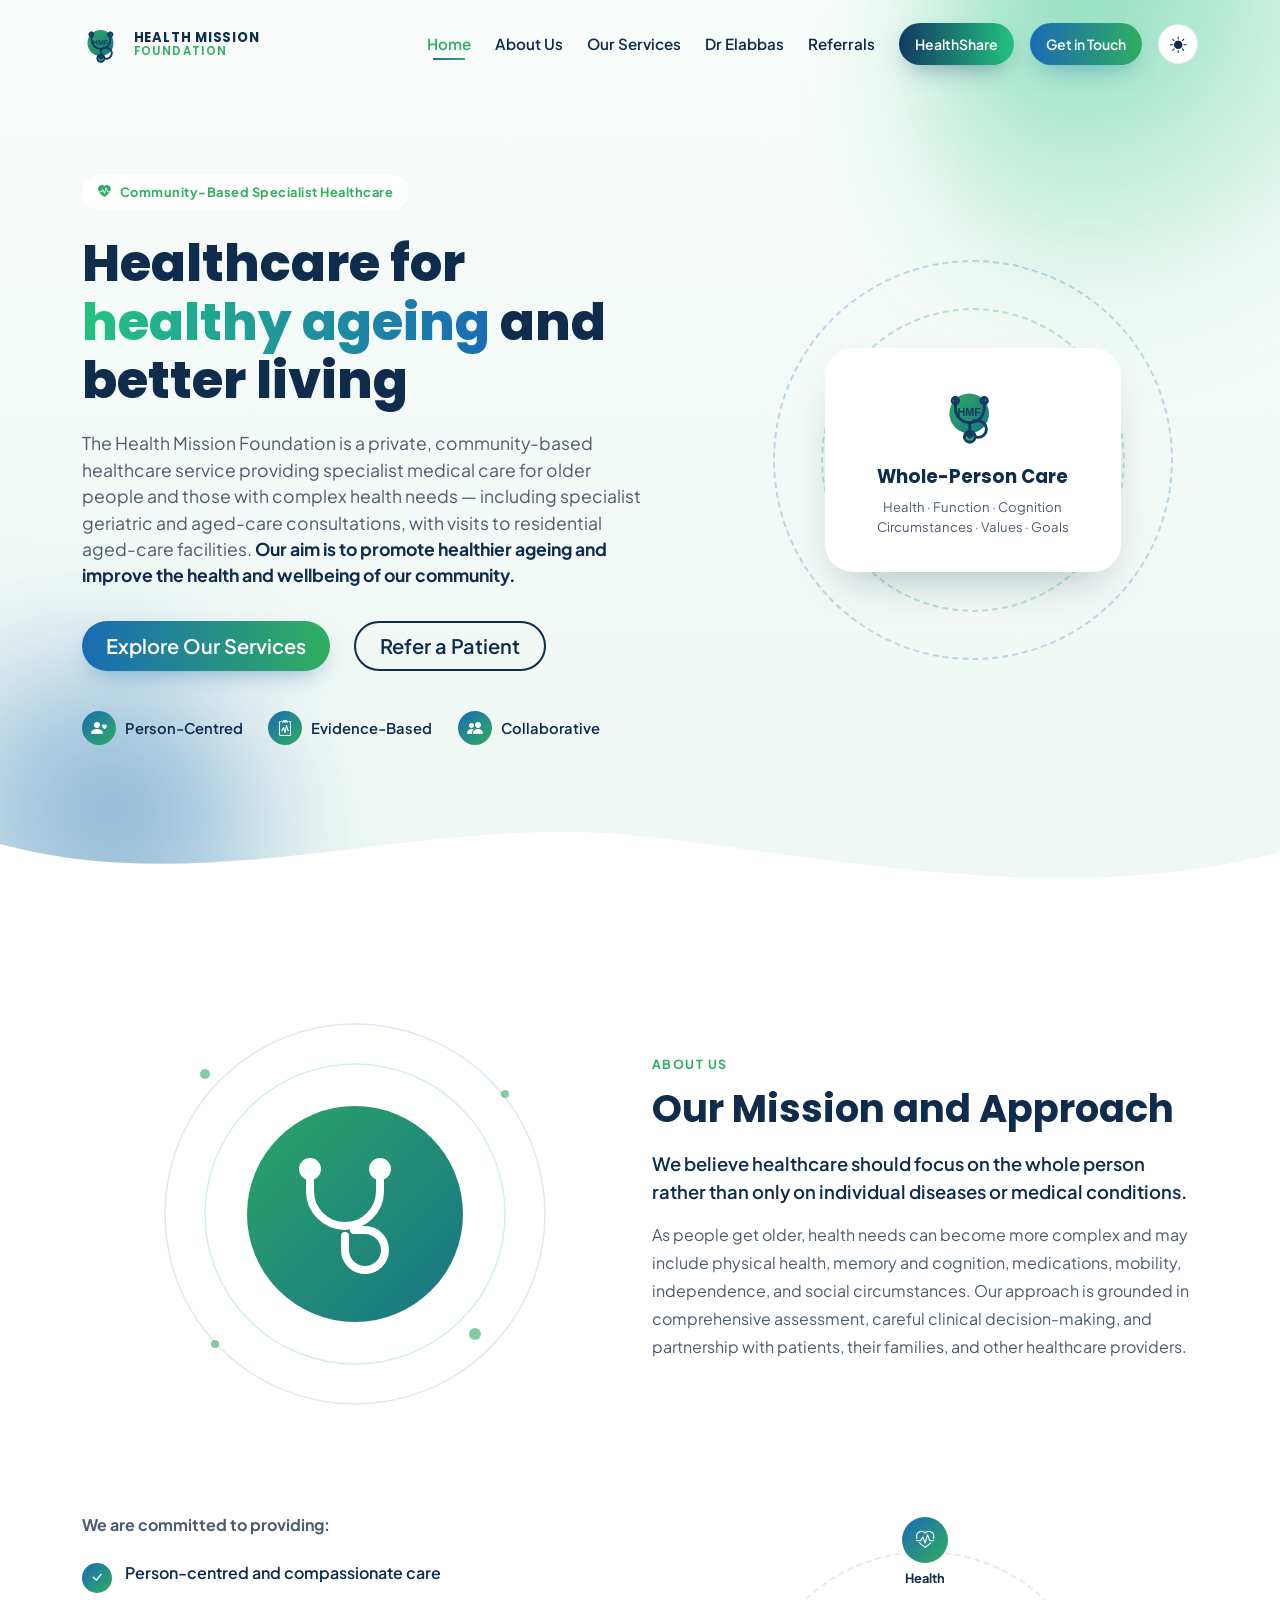
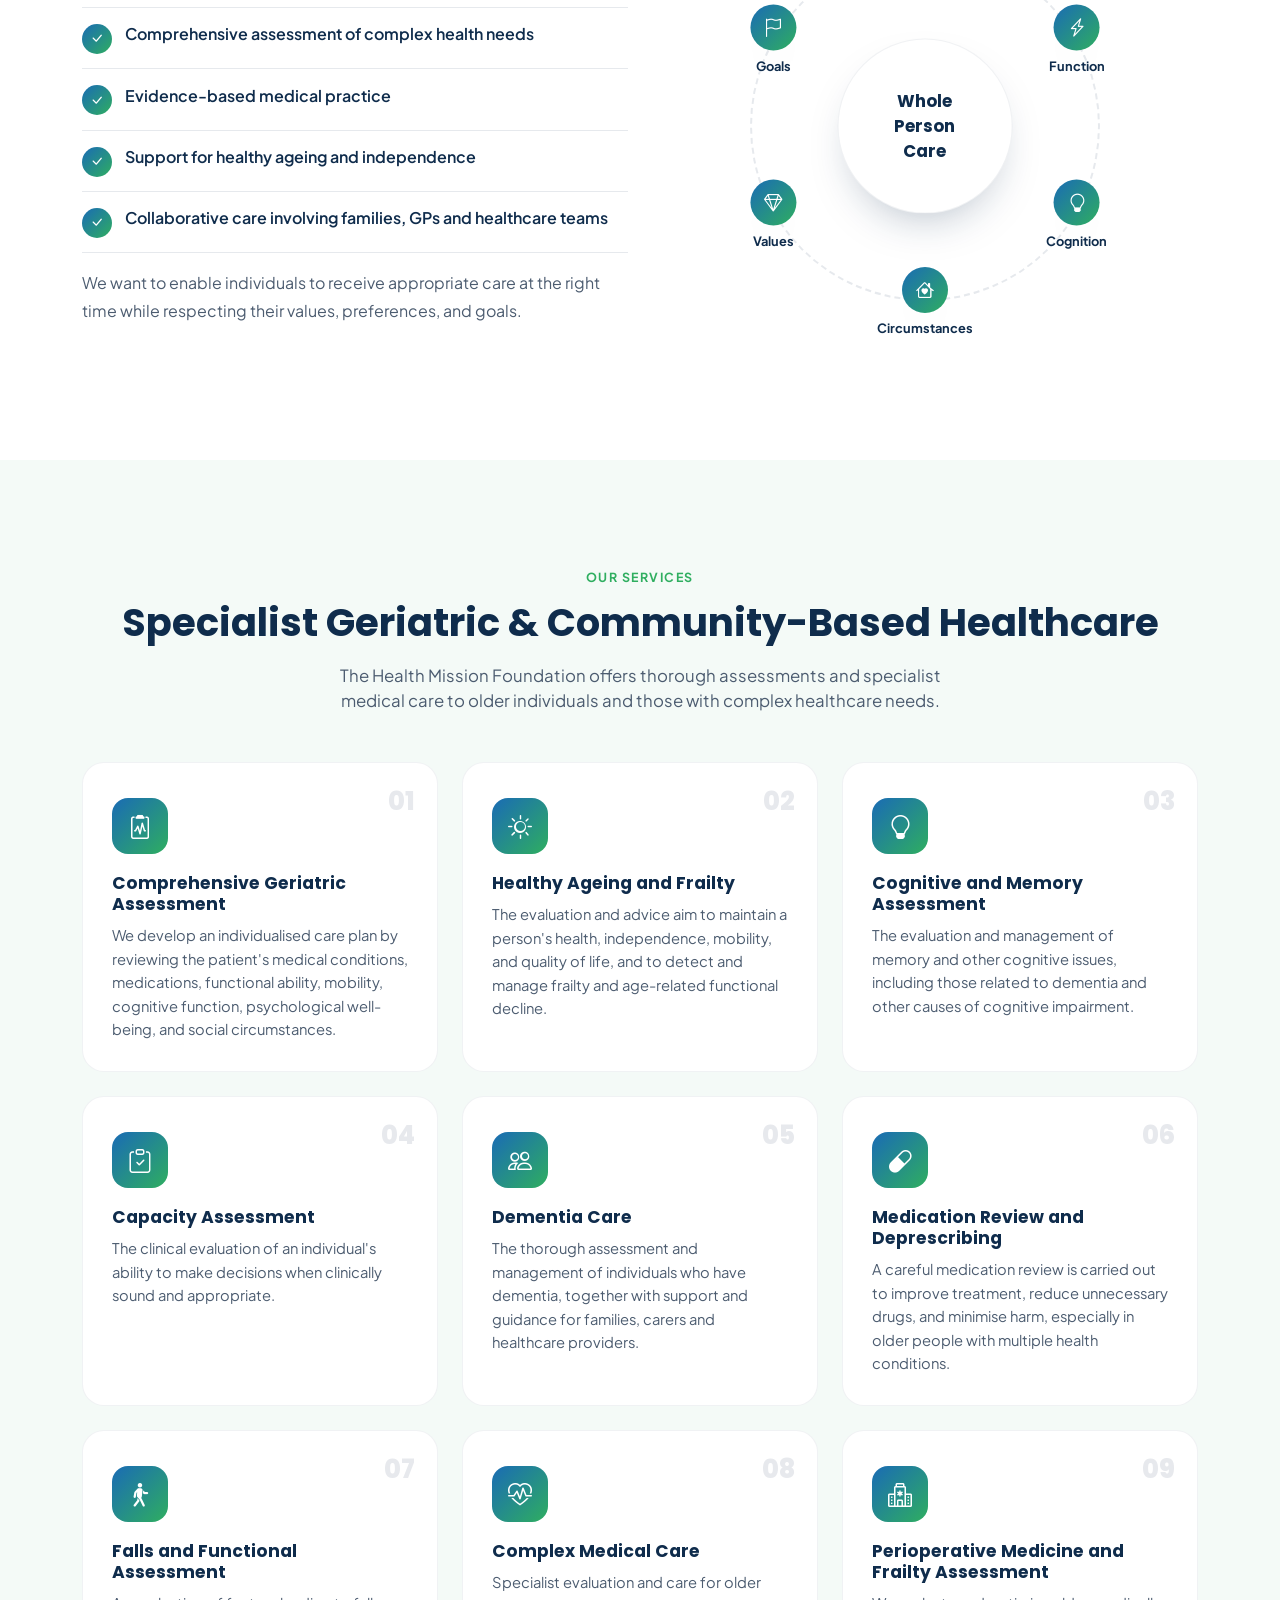
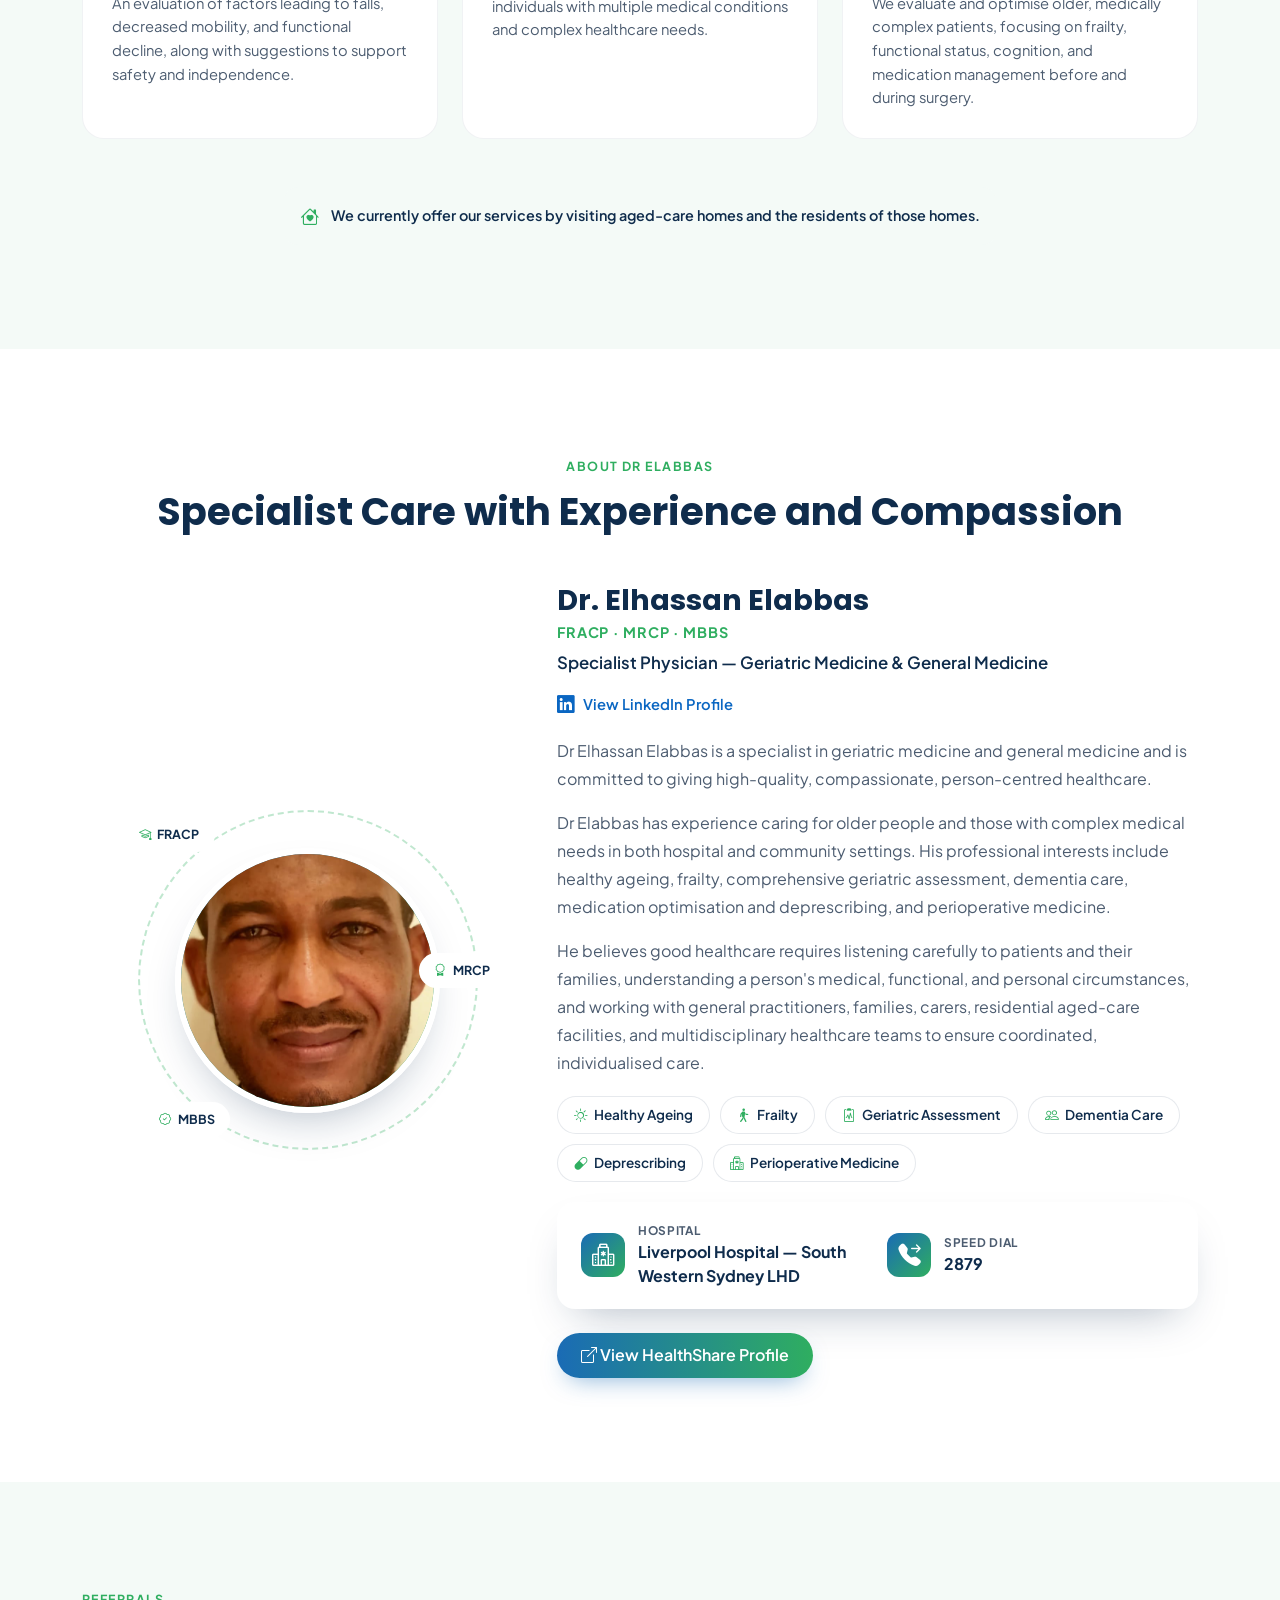
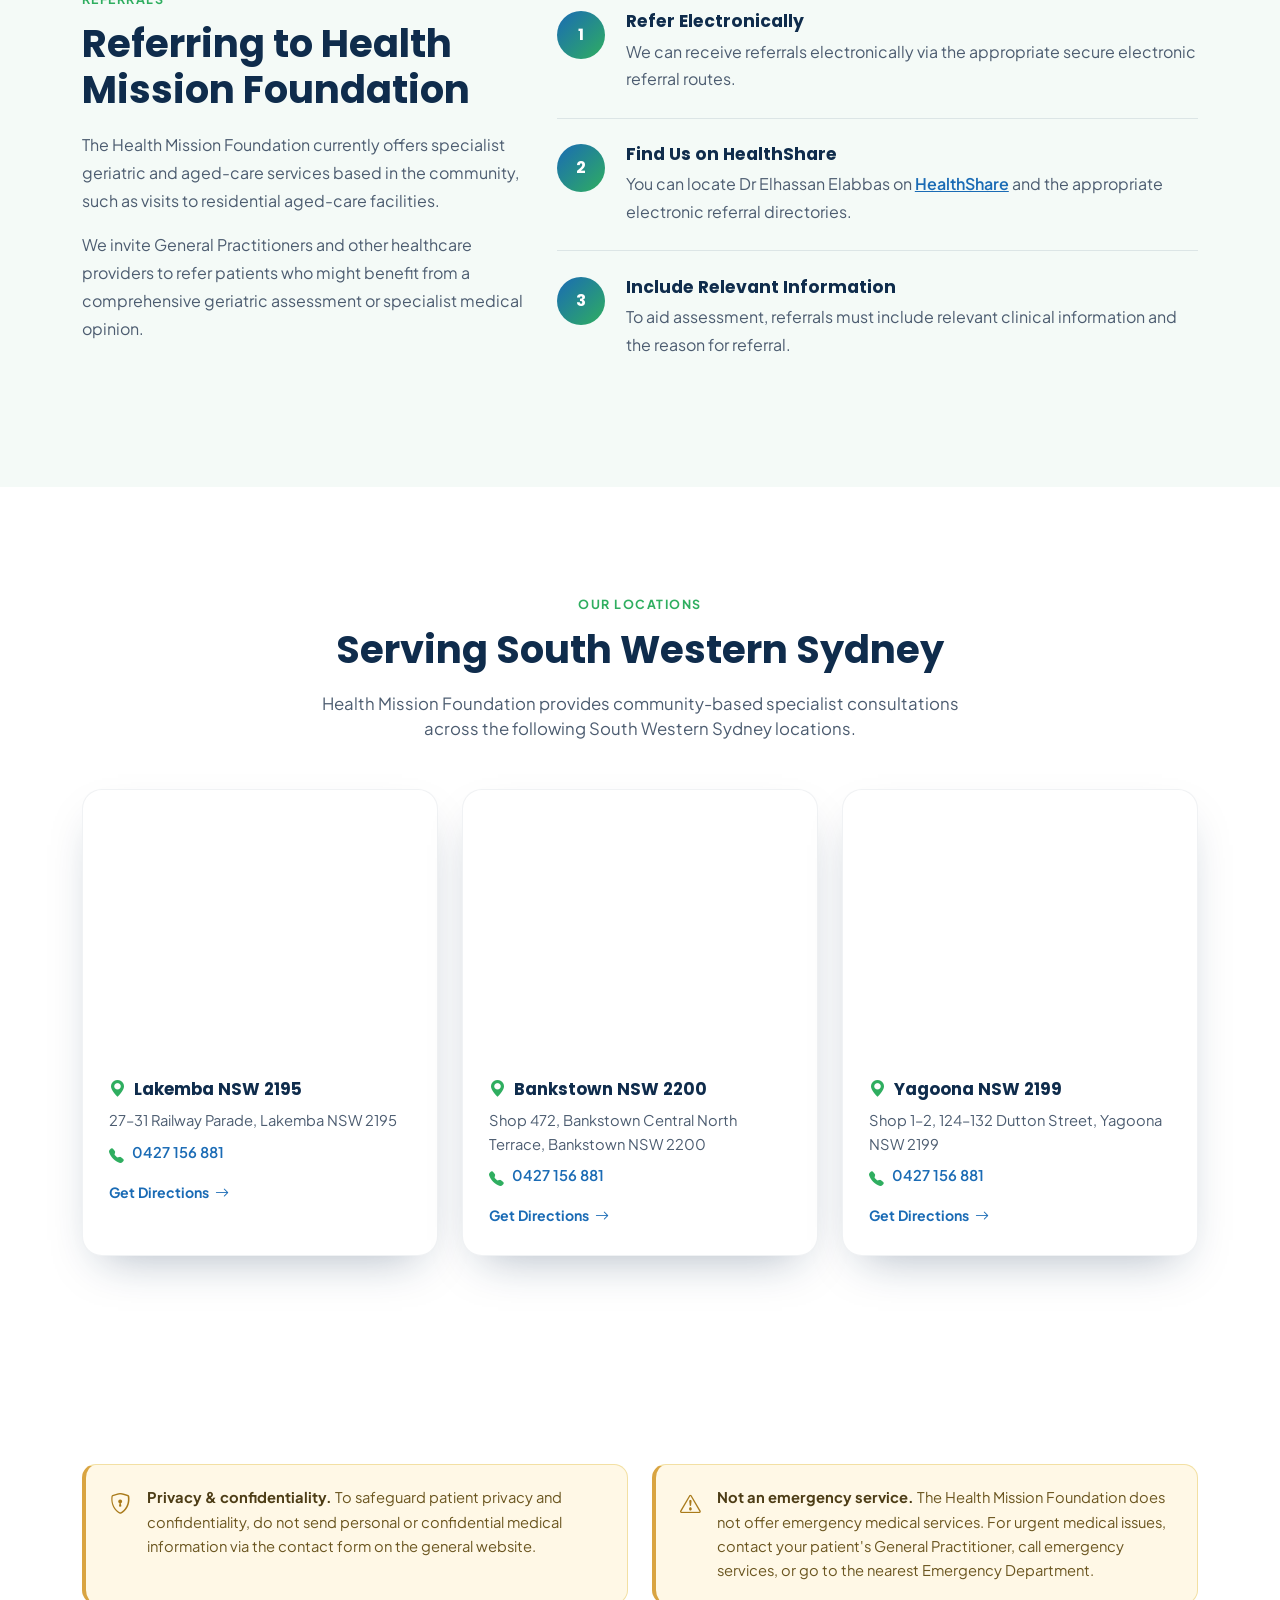
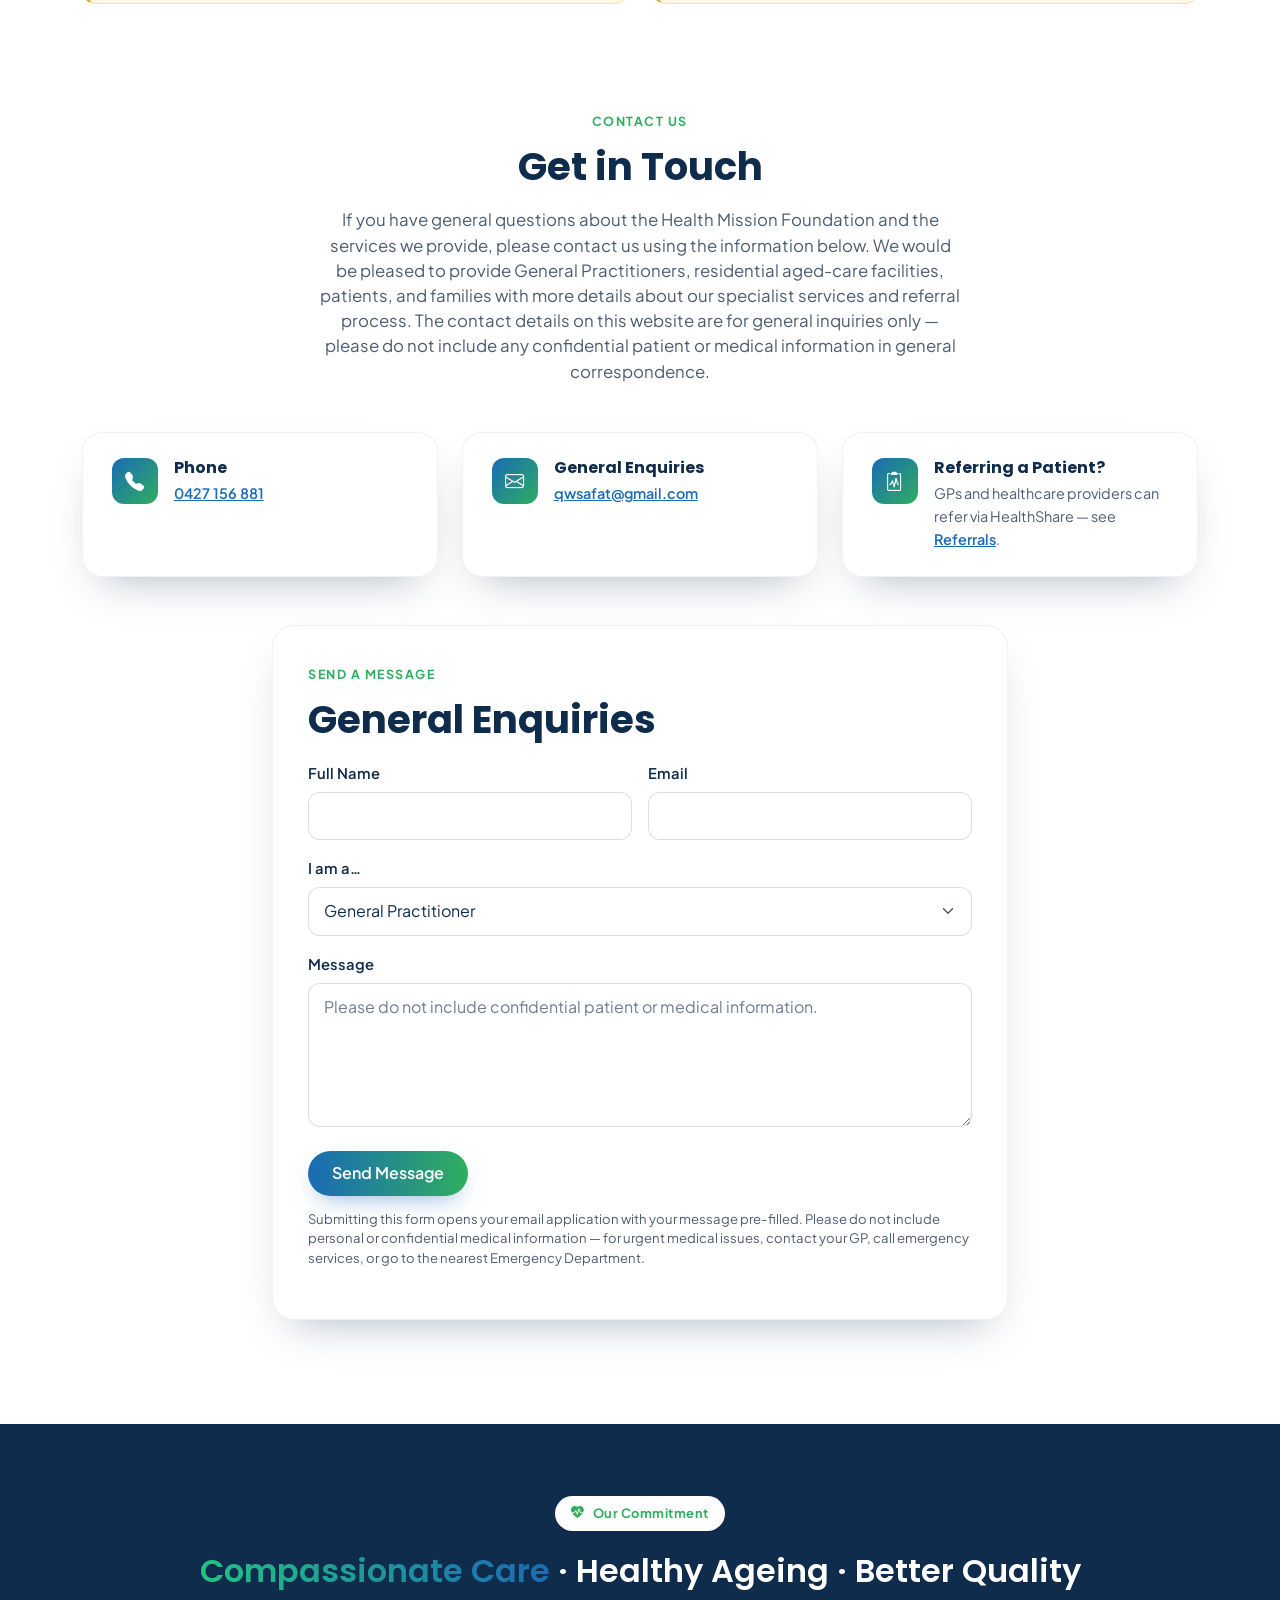
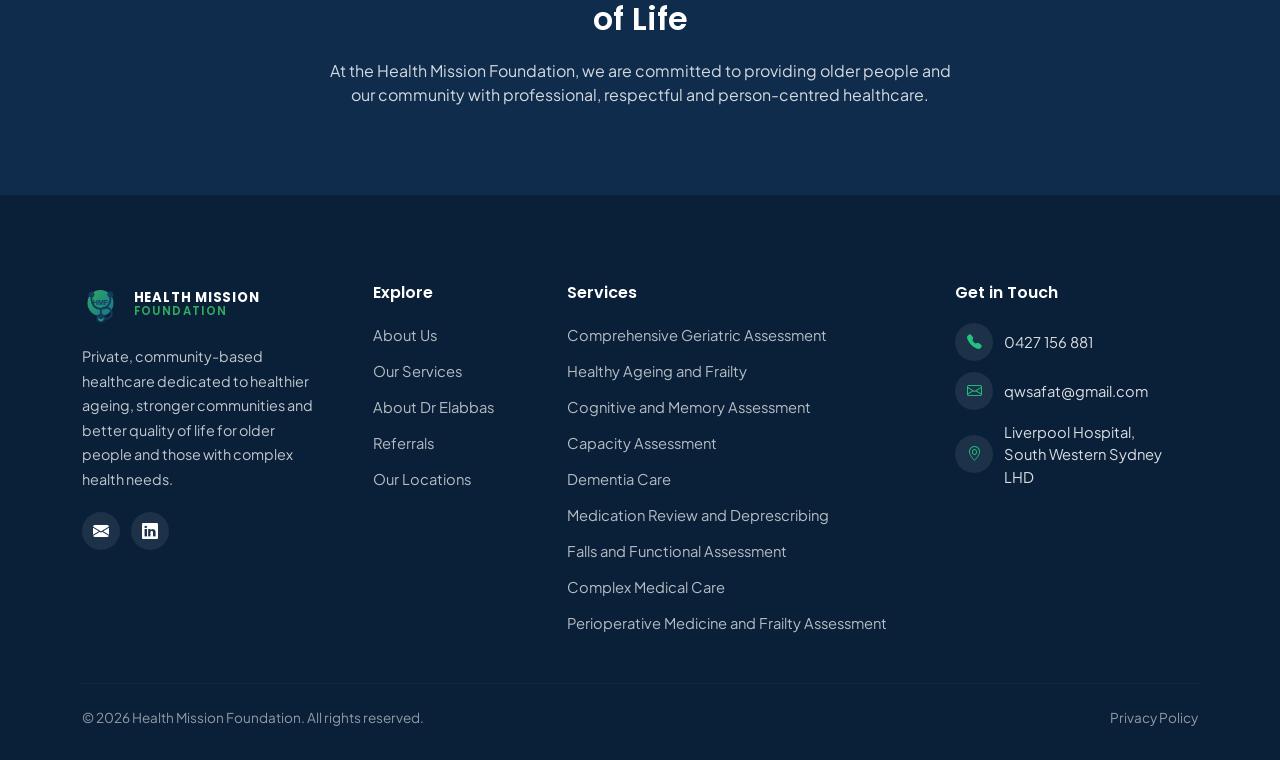
<file: index.html>
<!DOCTYPE html>
<html lang="en-AU">
<head>
<meta charset="UTF-8">
<meta name="viewport" content="width=device-width, initial-scale=1.0">
<script>
  (function () {
    var stored = localStorage.getItem('hmf-theme');
    var theme = stored || (window.matchMedia('(prefers-color-scheme: dark)').matches ? 'dark' : 'light');
    document.documentElement.setAttribute('data-theme', theme);
  })();
</script>
<title>Health Mission Foundation | Geriatric &amp; Aged-Care Specialist, South Western Sydney</title>
<meta name="description" content="Private, community-based specialist geriatric and general medicine care in South Western Sydney NSW. Comprehensive geriatric assessment, dementia care, falls &amp; frailty assessment, and more.">
<meta name="robots" content="index, follow">
<meta name="theme-color" content="#0f2c4c">

<!-- NOTE: this is a placeholder domain — replace every occurrence below (canonical, og:url, og:image, twitter:image, JSON-LD "url") with the real live domain once the site is deployed -->
<link rel="canonical" href="https://www.healthmissionfoundation.com.au/">

<!-- Social share previews (Open Graph / Twitter Card) -->
<meta property="og:type" content="website">
<meta property="og:site_name" content="Health Mission Foundation">
<meta property="og:title" content="Health Mission Foundation | Specialist Healthcare for Healthy Ageing">
<meta property="og:description" content="Private, community-based specialist geriatric and aged-care healthcare for older people and those with complex health needs.">
<meta property="og:image" content="https://www.healthmissionfoundation.com.au/assets/og-image.png">
<meta property="og:url" content="https://www.healthmissionfoundation.com.au/">
<meta property="og:locale" content="en_AU">
<meta name="twitter:card" content="summary_large_image">
<meta name="twitter:title" content="Health Mission Foundation | Specialist Healthcare for Healthy Ageing">
<meta name="twitter:description" content="Private, community-based specialist geriatric and aged-care healthcare for older people and those with complex health needs.">
<meta name="twitter:image" content="https://www.healthmissionfoundation.com.au/assets/og-image.png">

<link rel="icon" type="image/svg+xml" href="assets/logo.svg">

<!-- Fonts -->
<link rel="preconnect" href="https://fonts.googleapis.com">
<link href="https://fonts.googleapis.com/css2?family=Poppins:wght@500;600;700;800&family=Plus+Jakarta+Sans:wght@400;500;600;700&display=swap" rel="stylesheet">

<!-- Bootstrap -->
<link href="https://cdn.jsdelivr.net/npm/bootstrap@5.3.3/dist/css/bootstrap.min.css" rel="stylesheet">
<link rel="stylesheet" href="https://cdn.jsdelivr.net/npm/bootstrap-icons@1.11.3/font/bootstrap-icons.css">

<link rel="stylesheet" href="css/style.css">

<!-- Structured data for search engines -->
<script type="application/ld+json">
{
  "@context": "https://schema.org",
  "@type": "MedicalBusiness",
  "name": "Health Mission Foundation",
  "description": "Private, community-based healthcare service providing specialist geriatric and general medicine care for older people and those with complex health needs, including visits to residential aged-care facilities.",
  "url": "https://www.healthmissionfoundation.com.au/",
  "logo": "https://www.healthmissionfoundation.com.au/assets/logo.svg",
  "image": "https://www.healthmissionfoundation.com.au/assets/og-image.png",
  "telephone": "+61427156881",
  "email": "qwsafat@gmail.com",
  "areaServed": {
    "@type": "AdministrativeArea",
    "name": "South Western Sydney, NSW, Australia"
  },
  "location": [
    {
      "@type": "Place",
      "name": "Health Mission Foundation — Lakemba",
      "address": {
        "@type": "PostalAddress",
        "streetAddress": "27-31 Railway Parade",
        "addressLocality": "Lakemba",
        "addressRegion": "NSW",
        "postalCode": "2195",
        "addressCountry": "AU"
      }
    },
    {
      "@type": "Place",
      "name": "Health Mission Foundation — Bankstown",
      "address": {
        "@type": "PostalAddress",
        "streetAddress": "Shop 472, Bankstown Central North Terrace",
        "addressLocality": "Bankstown",
        "addressRegion": "NSW",
        "postalCode": "2200",
        "addressCountry": "AU"
      }
    },
    {
      "@type": "Place",
      "name": "Health Mission Foundation — Yagoona",
      "address": {
        "@type": "PostalAddress",
        "streetAddress": "Shop 1-2, 124-132 Dutton Street",
        "addressLocality": "Yagoona",
        "addressRegion": "NSW",
        "postalCode": "2199",
        "addressCountry": "AU"
      }
    }
  ],
  "medicalSpecialty": "Geriatric",
  "employee": {
    "@type": "Physician",
    "name": "Dr Elhassan Elabbas",
    "honorificPrefix": "Dr",
    "description": "Specialist Physician (Geriatric Medicine & General Medicine) — FRACP, MRCP, MBBS. Practises at Liverpool Hospital, South Western Sydney Local Health District.",
    "medicalSpecialty": ["Geriatric", "General Practice"]
  }
}
</script>
</head>
<body>

<!-- ============ NAVBAR ============ -->
<nav class="navbar navbar-expand-lg fixed-top hmf-navbar" id="hmfNav">
  <div class="container">
    <a class="navbar-brand hmf-brand" href="index.html#top">
      <img src="assets/logo.svg" alt="Health Mission Foundation" class="hmf-brand-mark">
      <span class="hmf-brand-text">
        <span class="hmf-brand-line1">HEALTH MISSION</span>
        <span class="hmf-brand-line2">FOUNDATION</span>
      </span>
    </a>
    <button class="navbar-toggler" type="button" data-bs-toggle="collapse" data-bs-target="#hmfNavLinks" aria-controls="hmfNavLinks" aria-expanded="false" aria-label="Toggle navigation">
      <span class="navbar-toggler-icon"></span>
    </button>
    <div class="collapse navbar-collapse" id="hmfNavLinks">
      <ul class="navbar-nav ms-auto align-items-lg-center gap-lg-2">
        <li class="nav-item"><a class="nav-link" href="index.html#top">Home</a></li>
        <li class="nav-item"><a class="nav-link" href="index.html#about">About Us</a></li>
        <li class="nav-item"><a class="nav-link" href="index.html#services">Our Services</a></li>
        <li class="nav-item"><a class="nav-link" href="index.html#specialist">Dr Elabbas</a></li>
        <li class="nav-item"><a class="nav-link" href="index.html#referrals">Referrals</a></li>
        <li class="nav-item ms-lg-2">
          <a class="btn hmf-btn-healthshare btn-sm px-3" href="https://www.healthshare.com.au/profile/professional/437690-dr-elhassan-elabbas/" target="_blank" rel="noopener noreferrer">HealthShare</a>
        </li>
        <li class="nav-item ms-lg-2">
          <a class="btn hmf-btn-primary btn-sm px-3" href="index.html#contact">Get in Touch</a>
        </li>
        <li class="nav-item ms-lg-2 mt-3 mt-lg-0">
          <button type="button" class="hmf-theme-toggle" id="hmfThemeToggle" aria-pressed="false" aria-label="Switch to dark mode">
            <i class="bi bi-sun-fill" aria-hidden="true"></i>
            <i class="bi bi-moon-stars" aria-hidden="true"></i>
          </button>
        </li>
      </ul>
    </div>
  </div>
</nav>

<!-- ============ HOME / HERO ============ -->
<header class="hmf-hero" id="top">
  <div class="hmf-hero-blob hmf-blob-1"></div>
  <div class="hmf-hero-blob hmf-blob-2"></div>
  <svg class="hmf-heartbeat" viewBox="0 0 800 120" preserveAspectRatio="none" aria-hidden="true">
    <path id="hmfHeartbeatPath" d="M0,60 L140,60 L165,20 L190,100 L215,60 L250,60 L270,40 L290,60 L800,60" />
  </svg>

  <div class="container hmf-hero-content">
    <div class="row align-items-center gy-5">
      <div class="col-12 col-lg-7">
        <span class="hmf-eyebrow reveal-up">
          <i class="bi bi-heart-pulse-fill"></i> Community-Based Specialist Healthcare
        </span>
        <h1 class="hmf-hero-title reveal-up delay-1">
          Healthcare for <span class="hmf-highlight-mark"> <br>
            healthy ageing</span> and better living
        </h1>
        <p class="hmf-hero-sub reveal-up delay-2">
          The Health Mission Foundation is a private, community-based healthcare service
          providing specialist medical care for older people and those with complex health
          needs &mdash; including specialist geriatric and aged-care consultations, with
          visits to residential aged-care facilities.
          <strong>Our aim is to promote healthier ageing and improve the health and
          wellbeing of our community.</strong>
        </p>
        <div class="d-flex flex-wrap align-items-center gap-4 reveal-up delay-3">
          <a href="index.html#services" class="btn hmf-btn-primary btn-lg px-4">Explore Our Services</a>
          <a href="index.html#referrals" class="btn hmf-btn-outline btn-lg px-4">Refer a Patient</a>
        </div>

        <div class="hmf-value-strip reveal-up delay-4">
          <div class="hmf-value-item"><i class="bi bi-person-heart"></i><span>Person-Centred</span></div>
          <div class="hmf-value-item"><i class="bi bi-clipboard2-pulse"></i><span>Evidence-Based</span></div>
          <div class="hmf-value-item"><i class="bi bi-people-fill"></i><span>Collaborative</span></div>
        </div>
      </div>

      <div class="col-12 col-lg-5">
        <div class="hmf-hero-visual reveal-up delay-2">
          <div class="hmf-orbit-ring hmf-ring-1"></div>
          <div class="hmf-orbit-ring hmf-ring-2"></div>
          <div class="hmf-hero-card">
            <img src="assets/logo.svg" alt="HMF mark" class="hmf-hero-logo">
            <p class="hmf-hero-card-title">Whole-Person Care</p>
            <p class="hmf-hero-card-sub">Health &middot; Function &middot; Cognition<br>Circumstances &middot; Values &middot; Goals</p>
          </div>
        </div>
      </div>
    </div>
  </div>

  <div class="hmf-hero-wave">
    <svg viewBox="0 0 1440 90" preserveAspectRatio="none"><path d="M0,32 C240,90 480,0 720,24 C960,48 1200,96 1440,40 L1440,100 L0,100 Z"></path></svg>
  </div>
</header>

<!-- ============ ABOUT US ============ -->
<section class="hmf-section" id="about">
  <div class="container">
    <div class="row align-items-center gy-5">
      <div class="col-12 col-lg-6 reveal-up">
        <div class="hmf-about-graphic" aria-hidden="true">
          <svg viewBox="0 0 420 420" class="w-100">
            <circle cx="210" cy="210" r="190" class="hmf-og-ring" />
            <circle cx="210" cy="210" r="150" class="hmf-og-ring hmf-og-ring-2" />
            <circle cx="210" cy="210" r="108" fill="url(#aboutGrad)"/>
            <defs>
              <linearGradient id="aboutGrad" x1="60" y1="60" x2="360" y2="360" gradientUnits="userSpaceOnUse">
                <stop offset="0" stop-color="#2FAE60"/>
                <stop offset="1" stop-color="#146B8C"/>
              </linearGradient>
            </defs>
            <g transform="translate(150,150)" fill="none" stroke="#ffffff" stroke-width="8" stroke-linecap="round" stroke-linejoin="round">
              <path d="M15 15 v22 a35 35 0 0 0 70 0 V15"/>
              <circle cx="15" cy="15" r="7"/>
              <circle cx="85" cy="15" r="7"/>
              <path d="M50 82 v14 a20 20 0 1 0 20 -20 h-11"/>
            </g>
            <circle cx="150" cy="150" r="0" />
            <g class="hmf-og-dots">
              <circle cx="60" cy="70" r="5"/>
              <circle cx="360" cy="90" r="4"/>
              <circle cx="330" cy="330" r="6"/>
              <circle cx="70" cy="340" r="4"/>
            </g>
          </svg>
        </div>
      </div>
      <div class="col-12 col-lg-6 reveal-up delay-1">
        <span class="hmf-kicker">About Us</span>
        <h2 class="hmf-h2">Our Mission and Approach</h2>
        <p class="hmf-lead-text">
          We believe healthcare should focus on the whole person rather than only on
          individual diseases or medical conditions.
        </p>
        <p class="hmf-body-text">
          As people get older, health needs can become more complex and may include physical
          health, memory and cognition, medications, mobility, independence, and social
          circumstances. Our approach is grounded in comprehensive assessment, careful
          clinical decision-making, and partnership with patients, their families, and other
          healthcare providers.
        </p>
      </div>
    </div>

    <div class="row align-items-center gy-5 mt-4">
      <div class="col-12 col-lg-6 reveal-up">
        <p class="hmf-body-text mb-2"><strong>We are committed to providing:</strong></p>
        <div class="hmf-mission-item">
          <i class="bi bi-check-lg"></i>
          <span>Person-centred and compassionate care</span>
        </div>
        <div class="hmf-mission-item">
          <i class="bi bi-check-lg"></i>
          <span>Comprehensive assessment of complex health needs</span>
        </div>
        <div class="hmf-mission-item">
          <i class="bi bi-check-lg"></i>
          <span>Evidence-based medical practice</span>
        </div>
        <div class="hmf-mission-item">
          <i class="bi bi-check-lg"></i>
          <span>Support for healthy ageing and independence</span>
        </div>
        <div class="hmf-mission-item">
          <i class="bi bi-check-lg"></i>
          <span>Collaborative care involving families, GPs and healthcare teams</span>
        </div>
        <p class="hmf-body-text mt-3">
          We want to enable individuals to receive appropriate care at the right time while
          respecting their values, preferences, and goals.
        </p>
      </div>

      <div class="col-12 col-lg-6 reveal-up delay-1">
        <div class="hmf-orbit-wrap">
          <div class="hmf-orbit-center">
            <span>Whole<br>Person<br>Care</span>
          </div>
          <div class="hmf-orbit-item" style="--i:0;"><i class="bi bi-heart-pulse"></i><span>Health</span></div>
          <div class="hmf-orbit-item" style="--i:1;"><i class="bi bi-lightning-charge"></i><span>Function</span></div>
          <div class="hmf-orbit-item" style="--i:2;"><i class="bi bi-lightbulb"></i><span>Cognition</span></div>
          <div class="hmf-orbit-item" style="--i:3;"><i class="bi bi-house-heart"></i><span>Circumstances</span></div>
          <div class="hmf-orbit-item" style="--i:4;"><i class="bi bi-gem"></i><span>Values</span></div>
          <div class="hmf-orbit-item" style="--i:5;"><i class="bi bi-flag"></i><span>Goals</span></div>
        </div>
      </div>
    </div>
  </div>
</section>

<!-- ============ OUR SERVICES ============ -->
<section class="hmf-section hmf-section-alt" id="services">
  <div class="container">
    <div class="text-center mb-5 reveal-up">
      <span class="hmf-kicker">Our Services</span>
      <h2 class="hmf-h2">Specialist Geriatric &amp; Community-Based Healthcare</h2>
      <p class="hmf-section-sub mx-auto">
        The Health Mission Foundation offers thorough assessments and specialist medical care
        to older individuals and those with complex healthcare needs.
      </p>
    </div>

    <div class="row g-4">

      <div class="col-12 col-md-6 col-lg-4 reveal-up">
        <div class="hmf-service-card">
          <span class="hmf-service-num">01</span>
          <div class="hmf-service-icon"><i class="bi bi-clipboard2-pulse"></i></div>
          <h3>Comprehensive Geriatric Assessment</h3>
          <p>We develop an individualised care plan by reviewing the patient's medical conditions, medications, functional ability, mobility, cognitive function, psychological well-being, and social circumstances.</p>
        </div>
      </div>

      <div class="col-12 col-md-6 col-lg-4 reveal-up delay-1">
        <div class="hmf-service-card">
          <span class="hmf-service-num">02</span>
          <div class="hmf-service-icon"><i class="bi bi-sun"></i></div>
          <h3>Healthy Ageing and Frailty</h3>
          <p>The evaluation and advice aim to maintain a person's health, independence, mobility, and quality of life, and to detect and manage frailty and age-related functional decline.</p>
        </div>
      </div>

      <div class="col-12 col-md-6 col-lg-4 reveal-up delay-2">
        <div class="hmf-service-card">
          <span class="hmf-service-num">03</span>
          <div class="hmf-service-icon"><i class="bi bi-lightbulb"></i></div>
          <h3>Cognitive and Memory Assessment</h3>
          <p>The evaluation and management of memory and other cognitive issues, including those related to dementia and other causes of cognitive impairment.</p>
        </div>
      </div>

      <div class="col-12 col-md-6 col-lg-4 reveal-up">
        <div class="hmf-service-card">
          <span class="hmf-service-num">04</span>
          <div class="hmf-service-icon"><i class="bi bi-clipboard-check"></i></div>
          <h3>Capacity Assessment</h3>
          <p>The clinical evaluation of an individual's ability to make decisions when clinically sound and appropriate.</p>
        </div>
      </div>

      <div class="col-12 col-md-6 col-lg-4 reveal-up delay-1">
        <div class="hmf-service-card">
          <span class="hmf-service-num">05</span>
          <div class="hmf-service-icon"><i class="bi bi-people"></i></div>
          <h3>Dementia Care</h3>
          <p>The thorough assessment and management of individuals who have dementia, together with support and guidance for families, carers and healthcare providers.</p>
        </div>
      </div>

      <div class="col-12 col-md-6 col-lg-4 reveal-up delay-2">
        <div class="hmf-service-card">
          <span class="hmf-service-num">06</span>
          <div class="hmf-service-icon"><i class="bi bi-capsule"></i></div>
          <h3>Medication Review and Deprescribing</h3>
          <p>A careful medication review is carried out to improve treatment, reduce unnecessary drugs, and minimise harm, especially in older people with multiple health conditions.</p>
        </div>
      </div>

      <div class="col-12 col-md-6 col-lg-4 reveal-up">
        <div class="hmf-service-card">
          <span class="hmf-service-num">07</span>
          <div class="hmf-service-icon"><i class="bi bi-person-walking"></i></div>
          <h3>Falls and Functional Assessment</h3>
          <p>An evaluation of factors leading to falls, decreased mobility, and functional decline, along with suggestions to support safety and independence.</p>
        </div>
      </div>

      <div class="col-12 col-md-6 col-lg-4 reveal-up delay-1">
        <div class="hmf-service-card">
          <span class="hmf-service-num">08</span>
          <div class="hmf-service-icon"><i class="bi bi-heart-pulse"></i></div>
          <h3>Complex Medical Care</h3>
          <p>Specialist evaluation and care for older individuals with multiple medical conditions and complex healthcare needs.</p>
        </div>
      </div>

      <div class="col-12 col-md-6 col-lg-4 reveal-up delay-2">
        <div class="hmf-service-card">
          <span class="hmf-service-num">09</span>
          <div class="hmf-service-icon"><i class="bi bi-hospital"></i></div>
          <h3>Perioperative Medicine and Frailty Assessment</h3>
          <p>We evaluate and optimise older, medically complex patients, focusing on frailty, functional status, cognition, and medication management before and during surgery.</p>
        </div>
      </div>

    </div>

    <div class="text-center mt-5 reveal-up">
      <div class="hmf-mini-card d-inline-flex">
        <i class="bi bi-house-heart"></i>
        <span>We currently offer our services by visiting aged-care homes and the residents of those homes.</span>
      </div>
    </div>
  </div>
</section>

<!-- ============ ABOUT DR ELABBAS ============ -->
<section class="hmf-section" id="specialist">
  <div class="container">
    <div class="text-center mb-5 reveal-up">
      <span class="hmf-kicker">About Dr Elabbas</span>
      <h2 class="hmf-h2">Specialist Care with Experience and Compassion</h2>
    </div>

    <div class="row align-items-center gy-5">
      <div class="col-12 col-lg-5 reveal-up">
        <div class="hmf-doctor-portrait">
          <div class="hmf-doctor-portrait-ring"></div>
          <div class="hmf-doctor-portrait-badge"><img src="assets/dr-elabbas.jpeg" alt="Dr Elhassan Elabbas"></div>
          <div class="hmf-doctor-portrait-chip chip-top"><i class="bi bi-mortarboard"></i> FRACP</div>
          <div class="hmf-doctor-portrait-chip chip-mid"><i class="bi bi-award"></i> MRCP</div>
          <div class="hmf-doctor-portrait-chip chip-bottom"><i class="bi bi-patch-check"></i> MBBS</div>
        </div>
      </div>

      <div class="col-12 col-lg-7 reveal-up delay-1">
        <div class="hmf-doctor-profile">
          <h3 class="hmf-doctor-name">Dr. Elhassan Elabbas</h3>
          <p class="hmf-doctor-creds-line">FRACP &middot; MRCP &middot; MBBS</p>
          <p class="hmf-doctor-role-line">Specialist Physician &mdash; Geriatric Medicine &amp; General Medicine</p>
          <a class="hmf-linkedin-link" href="https://www.linkedin.com/in/dr-elhassan-elabbas-39b4a826b/" target="_blank" rel="noopener noreferrer">
            <i class="bi bi-linkedin"></i> View LinkedIn Profile
          </a>

          <p class="hmf-body-text">
            Dr Elhassan Elabbas is a specialist in geriatric medicine and general medicine and
            is committed to giving high-quality, compassionate, person-centred healthcare.
          </p>
          <p class="hmf-body-text">
            Dr Elabbas has experience caring for older people and those with complex medical
            needs in both hospital and community settings. His professional interests include
            healthy ageing, frailty, comprehensive geriatric assessment, dementia care,
            medication optimisation and deprescribing, and perioperative medicine.
          </p>
          <p class="hmf-body-text">
            He believes good healthcare requires listening carefully to patients and their
            families, understanding a person's medical, functional, and personal
            circumstances, and working with general practitioners, families, carers,
            residential aged-care facilities, and multidisciplinary healthcare teams to ensure
            coordinated, individualised care.
          </p>

          <div class="hmf-doctor-tags">
            <span class="hmf-doctor-tag"><i class="bi bi-sun"></i> Healthy Ageing</span>
            <span class="hmf-doctor-tag"><i class="bi bi-person-walking"></i> Frailty</span>
            <span class="hmf-doctor-tag"><i class="bi bi-clipboard2-pulse"></i> Geriatric Assessment</span>
            <span class="hmf-doctor-tag"><i class="bi bi-people"></i> Dementia Care</span>
            <span class="hmf-doctor-tag"><i class="bi bi-capsule"></i> Deprescribing</span>
            <span class="hmf-doctor-tag"><i class="bi bi-hospital"></i> Perioperative Medicine</span>
          </div>

          <div class="hmf-doctor-contact-panel">
            <div class="hmf-doctor-contact-item">
              <i class="bi bi-hospital"></i>
              <div>
                <span class="label">Hospital</span>
                <span class="value">Liverpool Hospital &mdash; South Western Sydney LHD</span>
              </div>
            </div>
            <div class="hmf-doctor-contact-item">
              <i class="bi bi-telephone-forward-fill"></i>
              <div>
                <span class="label">Speed Dial</span>
                <span class="value">2879</span>
              </div>
            </div>
          </div>

          <a href="https://www.healthshare.com.au/profile/professional/437690-dr-elhassan-elabbas/" target="_blank" rel="noopener noreferrer" class="btn hmf-btn-primary px-4 mt-4">
            <i class="bi bi-box-arrow-up-right"></i> View HealthShare Profile
          </a>
        </div>
      </div>
    </div>
  </div>
</section>

<!-- ============ REFERRALS ============ -->
<section class="hmf-section hmf-section-alt" id="referrals">
  <div class="container">
    <div class="row gy-5">
      <div class="col-12 col-lg-5 reveal-up">
        <span class="hmf-kicker">Referrals</span>
        <h2 class="hmf-h2">Referring to Health Mission Foundation</h2>
        <p class="hmf-body-text">
          The Health Mission Foundation currently offers specialist geriatric and aged-care
          services based in the community, such as visits to residential aged-care facilities.
        </p>
        <p class="hmf-body-text">
          We invite General Practitioners and other healthcare providers to refer patients who
          might benefit from a comprehensive geriatric assessment or specialist medical
          opinion.
        </p>
      </div>
      <div class="col-12 col-lg-7 reveal-up delay-1">
        <div class="hmf-referral-steps">
          <div class="hmf-referral-step">
            <div class="hmf-referral-step-num">1</div>
            <div class="hmf-referral-step-body">
              <h3>Refer Electronically</h3>
              <p>We can receive referrals electronically via the appropriate secure electronic referral routes.</p>
            </div>
          </div>
          <div class="hmf-referral-step">
            <div class="hmf-referral-step-num">2</div>
            <div class="hmf-referral-step-body">
              <h3>Find Us on HealthShare</h3>
              <p>You can locate Dr Elhassan Elabbas on <a href="https://www.healthshare.com.au/profile/professional/437690-dr-elhassan-elabbas/" target="_blank" rel="noopener noreferrer">HealthShare</a> and the appropriate electronic referral directories.</p>
            </div>
          </div>
          <div class="hmf-referral-step">
            <div class="hmf-referral-step-num">3</div>
            <div class="hmf-referral-step-body">
              <h3>Include Relevant Information</h3>
              <p>To aid assessment, referrals must include relevant clinical information and the reason for referral.</p>
            </div>
          </div>
        </div>
      </div>
    </div>
  </div>
</section>

<!-- ============ LOCATIONS ============ -->
<section class="hmf-section" id="locations">
  <div class="container">
    <div class="text-center mb-5 reveal-up">
      <span class="hmf-kicker">Our Locations</span>
      <h2 class="hmf-h2">Serving South Western Sydney</h2>
      <p class="hmf-section-sub mx-auto">
        Health Mission Foundation provides community-based specialist consultations across
        the following South Western Sydney locations.
      </p>
    </div>

    <div class="row g-4">
      <div class="col-12 col-md-6 col-lg-4 reveal-up">
        <div class="hmf-location-card">
          <div class="ratio ratio-4x3">
            <iframe src="https://www.google.com/maps?q=27-31%20Railway%20Parade%2C%20Lakemba%20NSW%202195%2C%20Australia&amp;output=embed" loading="lazy" referrerpolicy="no-referrer-when-downgrade" title="Map: Lakemba NSW 2195" style="border:0;"></iframe>
          </div>
          <div class="hmf-location-body">
            <h3><i class="bi bi-geo-alt-fill"></i> Lakemba NSW 2195</h3>
            <p>27&ndash;31 Railway Parade, Lakemba NSW 2195</p>
            <p><i class="bi bi-telephone-fill"></i> <a href="tel:+61427156881">0427 156 881</a></p>
            <a class="hmf-location-link" href="https://www.google.com/maps/search/?api=1&amp;query=27-31%20Railway%20Parade%2C%20Lakemba%20NSW%202195%2C%20Australia" target="_blank" rel="noopener noreferrer">Get Directions <i class="bi bi-arrow-right"></i></a>
          </div>
        </div>
      </div>

      <div class="col-12 col-md-6 col-lg-4 reveal-up delay-1">
        <div class="hmf-location-card">
          <div class="ratio ratio-4x3">
            <iframe src="https://www.google.com/maps?q=Shop%20472%2C%20Bankstown%20Central%20North%20Terrace%2C%20Bankstown%20NSW%202200%2C%20Australia&amp;output=embed" loading="lazy" referrerpolicy="no-referrer-when-downgrade" title="Map: Bankstown NSW 2200" style="border:0;"></iframe>
          </div>
          <div class="hmf-location-body">
            <h3><i class="bi bi-geo-alt-fill"></i> Bankstown NSW 2200</h3>
            <p>Shop 472, Bankstown Central North Terrace, Bankstown NSW 2200</p>
            <p><i class="bi bi-telephone-fill"></i> <a href="tel:+61427156881">0427 156 881</a></p>
            <a class="hmf-location-link" href="https://www.google.com/maps/search/?api=1&amp;query=Shop%20472%2C%20Bankstown%20Central%20North%20Terrace%2C%20Bankstown%20NSW%202200%2C%20Australia" target="_blank" rel="noopener noreferrer">Get Directions <i class="bi bi-arrow-right"></i></a>
          </div>
        </div>
      </div>

      <div class="col-12 col-md-6 col-lg-4 reveal-up delay-2">
        <div class="hmf-location-card">
          <div class="ratio ratio-4x3">
            <iframe src="https://www.google.com/maps?q=Shop%201-2%2C%20124-132%20Dutton%20Street%2C%20Yagoona%20NSW%202199%2C%20Australia&amp;output=embed" loading="lazy" referrerpolicy="no-referrer-when-downgrade" title="Map: Yagoona NSW 2199" style="border:0;"></iframe>
          </div>
          <div class="hmf-location-body">
            <h3><i class="bi bi-geo-alt-fill"></i> Yagoona NSW 2199</h3>
            <p>Shop 1&ndash;2, 124&ndash;132 Dutton Street, Yagoona NSW 2199</p>
            <p><i class="bi bi-telephone-fill"></i> <a href="tel:+61427156881">0427 156 881</a></p>
            <a class="hmf-location-link" href="https://www.google.com/maps/search/?api=1&amp;query=Shop%201-2%2C%20124-132%20Dutton%20Street%2C%20Yagoona%20NSW%202199%2C%20Australia" target="_blank" rel="noopener noreferrer">Get Directions <i class="bi bi-arrow-right"></i></a>
          </div>
        </div>
      </div>
    </div>
  </div>
</section>

<!-- ============ PLEASE NOTE ============ -->
<section class="hmf-section pb-0">
  <div class="container">
    <div class="row g-4">
      <div class="col-12 col-md-6 reveal-up">
        <div class="hmf-notice-card">
          <i class="bi bi-shield-lock"></i>
          <p><strong>Privacy &amp; confidentiality.</strong> To safeguard patient privacy and confidentiality, do not send personal or confidential medical information via the contact form on the general website.</p>
        </div>
      </div>
      <div class="col-12 col-md-6 reveal-up delay-1">
        <div class="hmf-notice-card">
          <i class="bi bi-exclamation-triangle"></i>
          <p><strong>Not an emergency service.</strong> The Health Mission Foundation does not offer emergency medical services. For urgent medical issues, contact your patient's General Practitioner, call emergency services, or go to the nearest Emergency Department.</p>
        </div>
      </div>
    </div>
  </div>
</section>

<!-- ============ CONTACT US ============ -->
<section class="hmf-section" id="contact">
  <div class="container">
    <div class="text-center mb-5 reveal-up">
      <span class="hmf-kicker">Contact Us</span>
      <h2 class="hmf-h2">Get in Touch</h2>
      <p class="hmf-section-sub mx-auto">
        If you have general questions about the Health Mission Foundation and the services we
        provide, please contact us using the information below. We would be pleased to
        provide General Practitioners, residential aged-care facilities, patients, and
        families with more details about our specialist services and referral process. The
        contact details on this website are for general inquiries only &mdash; please do not
        include any confidential patient or medical information in general correspondence.
      </p>
    </div>

    <div class="row justify-content-center g-4 mb-5">
      <div class="col-12 col-md-6 col-lg-4 reveal-up">
        <div class="hmf-contact-card">
          <i class="bi bi-telephone-fill"></i>
          <div>
            <h3>Phone</h3>
            <p><a href="tel:+61427156881">0427 156 881</a></p>
          </div>
        </div>
      </div>
      <div class="col-12 col-md-6 col-lg-4 reveal-up delay-1">
        <div class="hmf-contact-card">
          <i class="bi bi-envelope"></i>
          <div>
            <h3>General Enquiries</h3>
            <p><a href="mailto:qwsafat@gmail.com">qwsafat@gmail.com</a></p>
          </div>
        </div>
      </div>
      <div class="col-12 col-md-6 col-lg-4 reveal-up delay-2">
        <div class="hmf-contact-card">
          <i class="bi bi-clipboard2-pulse"></i>
          <div>
            <h3>Referring a Patient?</h3>
            <p>GPs and healthcare providers can refer via HealthShare &mdash; see <a href="index.html#referrals">Referrals</a>.</p>
          </div>
        </div>
      </div>
    </div>

    <div class="row justify-content-center">
      <div class="col-12 col-lg-8 reveal-up">
        <div class="hmf-form-panel">
          <span class="hmf-kicker">Send a Message</span>
          <h3 class="hmf-h2">General Enquiries</h3>

          <!-- This form opens the visitor's email client. Replace the address below with the practice's real email before publishing. -->
          <form action="mailto:qwsafat@gmail.com" method="post" enctype="text/plain">
            <div class="row g-3">
              <div class="col-12 col-md-6">
                <label for="hmfName" class="form-label">Full Name</label>
                <input type="text" class="form-control" id="hmfName" name="Name" required>
              </div>
              <div class="col-12 col-md-6">
                <label for="hmfEmail" class="form-label">Email</label>
                <input type="email" class="form-control" id="hmfEmail" name="Email" required>
              </div>
              <div class="col-12">
                <label for="hmfReason" class="form-label">I am a&hellip;</label>
                <select class="form-select" id="hmfReason" name="Reason">
                  <option>General Practitioner</option>
                  <option>Residential Aged-Care Facility</option>
                  <option>Patient or Family Member</option>
                  <option>Other Healthcare Provider</option>
                </select>
              </div>
              <div class="col-12">
                <label for="hmfMessage" class="form-label">Message</label>
                <textarea class="form-control" id="hmfMessage" name="Message" rows="5" required placeholder="Please do not include confidential patient or medical information."></textarea>
              </div>
            </div>
            <button type="submit" class="btn hmf-btn-primary px-4 mt-4">Send Message</button>
            <p class="hmf-form-note">Submitting this form opens your email application with your message pre-filled. Please do not include personal or confidential medical information &mdash; for urgent medical issues, contact your GP, call emergency services, or go to the nearest Emergency Department.</p>
          </form>
        </div>
      </div>
    </div>
  </div>
</section>

<!-- ============ OUR COMMITMENT ============ -->
<section class="hmf-cta-banner">
  <div class="container text-center reveal-up">
    <p class="hmf-eyebrow mb-3">
      <i class="bi bi-heart-pulse-fill"></i> Our Commitment
    </p>
    <p class="hmf-cta-text">
      <span class="hmf-text-gradient">Compassionate Care</span> &middot; Healthy Ageing &middot; Better Quality of Life
    </p>
    <p class="hmf-body-text-light hmf-cta-note mt-3">
      At the Health Mission Foundation, we are committed to providing older people and our
      community with professional, respectful and person-centred healthcare.
    </p>
  </div>
</section>

<!-- ============ FOOTER ============ -->
<footer class="hmf-footer">
  <div class="container">
    <div class="row g-5">
      <div class="col-12 col-lg-3">
        <a href="index.html#top" class="hmf-brand hmf-footer-brand">
          <img src="assets/logo.svg" alt="Health Mission Foundation" class="hmf-brand-mark">
          <span class="hmf-brand-text">
            <span class="hmf-brand-line1">HEALTH MISSION</span>
            <span class="hmf-brand-line2">FOUNDATION</span>
          </span>
        </a>
        <p class="hmf-footer-about">
          Private, community-based healthcare dedicated to healthier ageing, stronger
          communities and better quality of life for older people and those with complex
          health needs.
        </p>
        <div class="hmf-social">
          <a href="mailto:qwsafat@gmail.com" aria-label="Email"><i class="bi bi-envelope-fill"></i></a>
          <a href="https://www.linkedin.com/in/dr-elhassan-elabbas-39b4a826b/" target="_blank" rel="noopener noreferrer" aria-label="LinkedIn"><i class="bi bi-linkedin"></i></a>
        </div>
      </div>

      <div class="col-lg-2 col-6">
        <h4 class="hmf-footer-heading">Explore</h4>
        <ul class="hmf-footer-links">
          <li><a href="index.html#about">About Us</a></li>
          <li><a href="index.html#services">Our Services</a></li>
          <li><a href="index.html#specialist">About Dr Elabbas</a></li>
          <li><a href="index.html#referrals">Referrals</a></li>
          <li><a href="index.html#locations">Our Locations</a></li>
        </ul>
      </div>

      <div class="col-lg-4 col-6">
        <h4 class="hmf-footer-heading">Services</h4>
        <ul class="hmf-footer-links">
          <li><a href="index.html#services">Comprehensive Geriatric Assessment</a></li>
          <li><a href="index.html#services">Healthy Ageing and Frailty</a></li>
          <li><a href="index.html#services">Cognitive and Memory Assessment</a></li>
          <li><a href="index.html#services">Capacity Assessment</a></li>
          <li><a href="index.html#services">Dementia Care</a></li>
          <li><a href="index.html#services">Medication Review and Deprescribing</a></li>
          <li><a href="index.html#services">Falls and Functional Assessment</a></li>
          <li><a href="index.html#services">Complex Medical Care</a></li>
          <li><a href="index.html#services">Perioperative Medicine and Frailty Assessment</a></li>
        </ul>
      </div>

      <div class="col-12 col-lg-3">
        <h4 class="hmf-footer-heading">Get in Touch</h4>
        <ul class="hmf-footer-contact">
          <li><a href="tel:+61427156881"><i class="bi bi-telephone-fill"></i><span>0427 156 881</span></a></li>
          <li><a href="mailto:qwsafat@gmail.com"><i class="bi bi-envelope"></i><span>qwsafat@gmail.com</span></a></li>
          <li><a href="https://www.google.com/maps/search/?api=1&query=Liverpool+Hospital+NSW" target="_blank" rel="noopener noreferrer"><i class="bi bi-geo-alt"></i><span>Liverpool Hospital, South Western Sydney LHD</span></a></li>
        </ul>
      </div>
    </div>

    <hr class="hmf-footer-divider">

    <div class="d-flex flex-column flex-sm-row justify-content-between align-items-center gap-2 hmf-footer-bottom">
      <p class="mb-0">&copy; <span id="hmfYear"></span> Health Mission Foundation. All rights reserved.</p>
      <p class="mb-0"><a href="privacy.html">Privacy Policy</a></p>
    </div>
  </div>
</footer>

<button id="hmfBackToTop" class="hmf-back-to-top" aria-label="Back to top"><i class="bi bi-arrow-up"></i></button>

<script src="https://cdn.jsdelivr.net/npm/bootstrap@5.3.3/dist/js/bootstrap.bundle.min.js"></script>
<script src="js/script.js"></script>
</body>
</html>
</file>
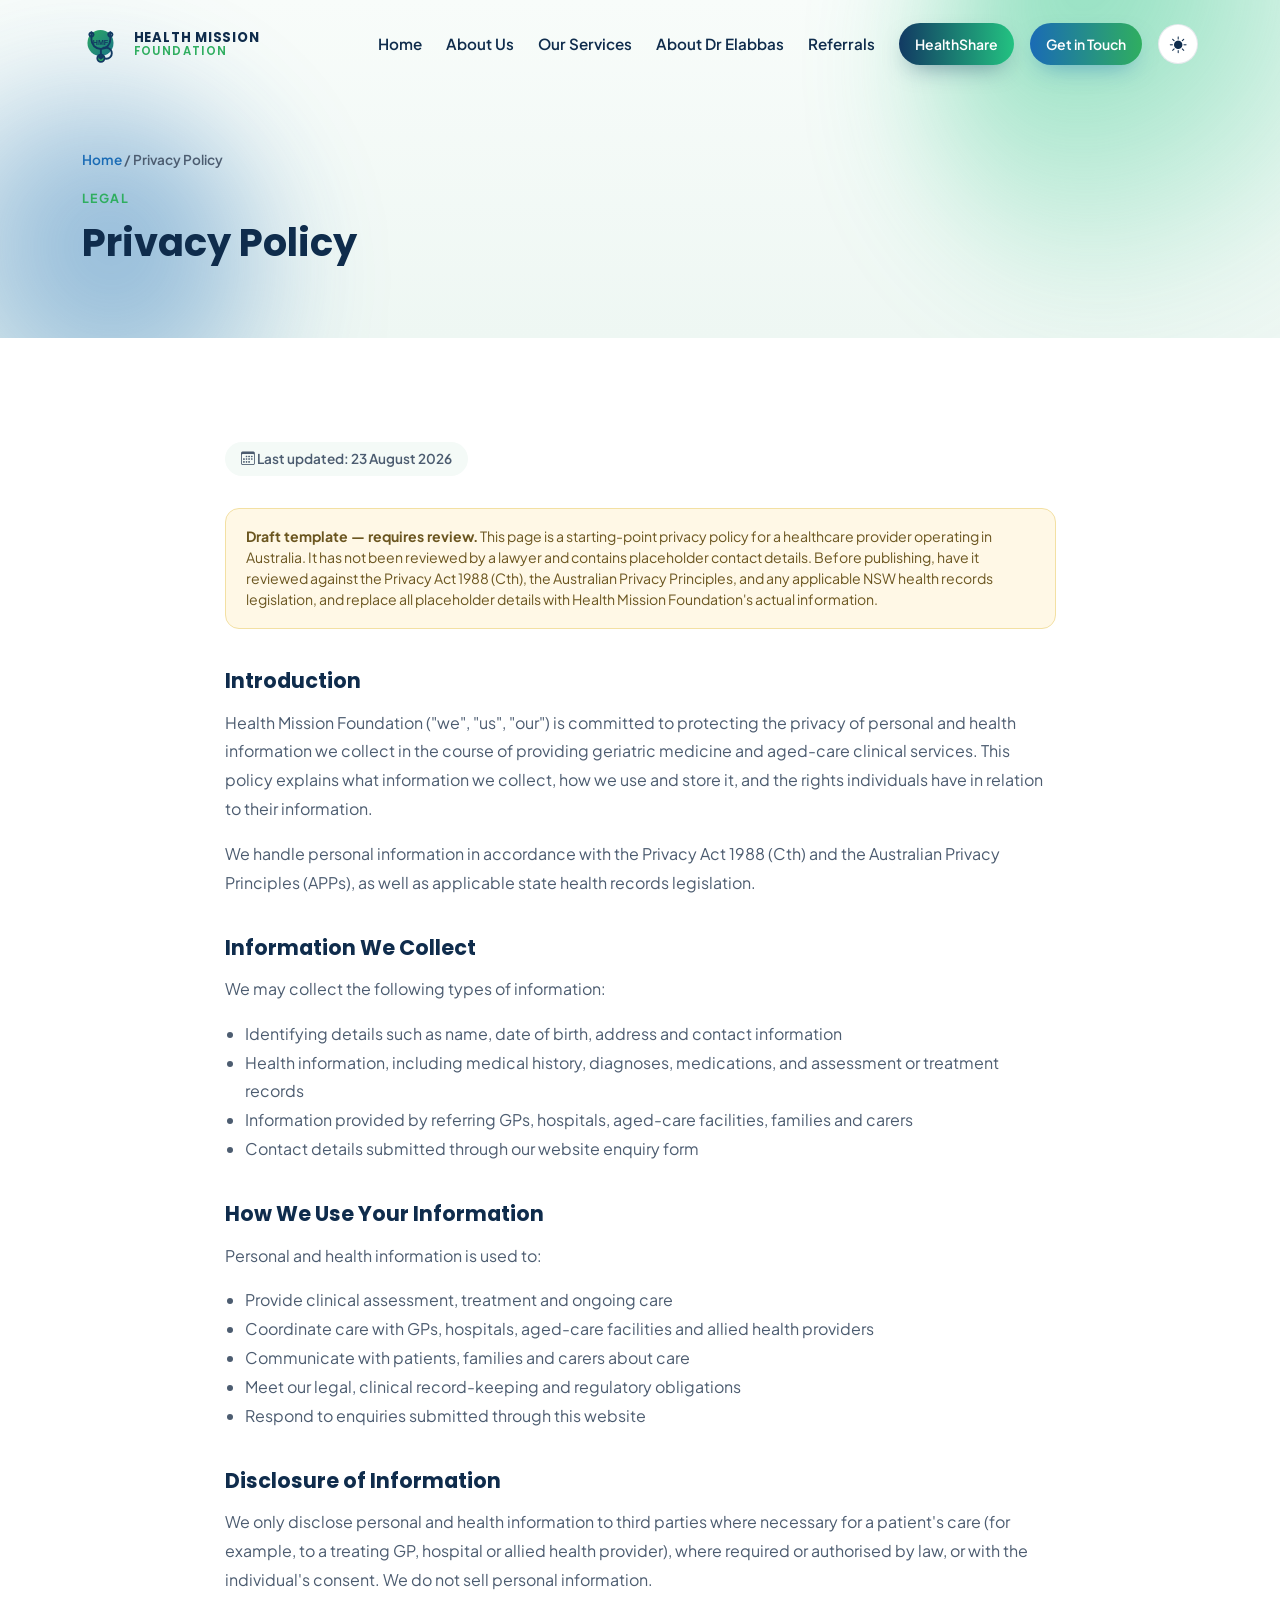
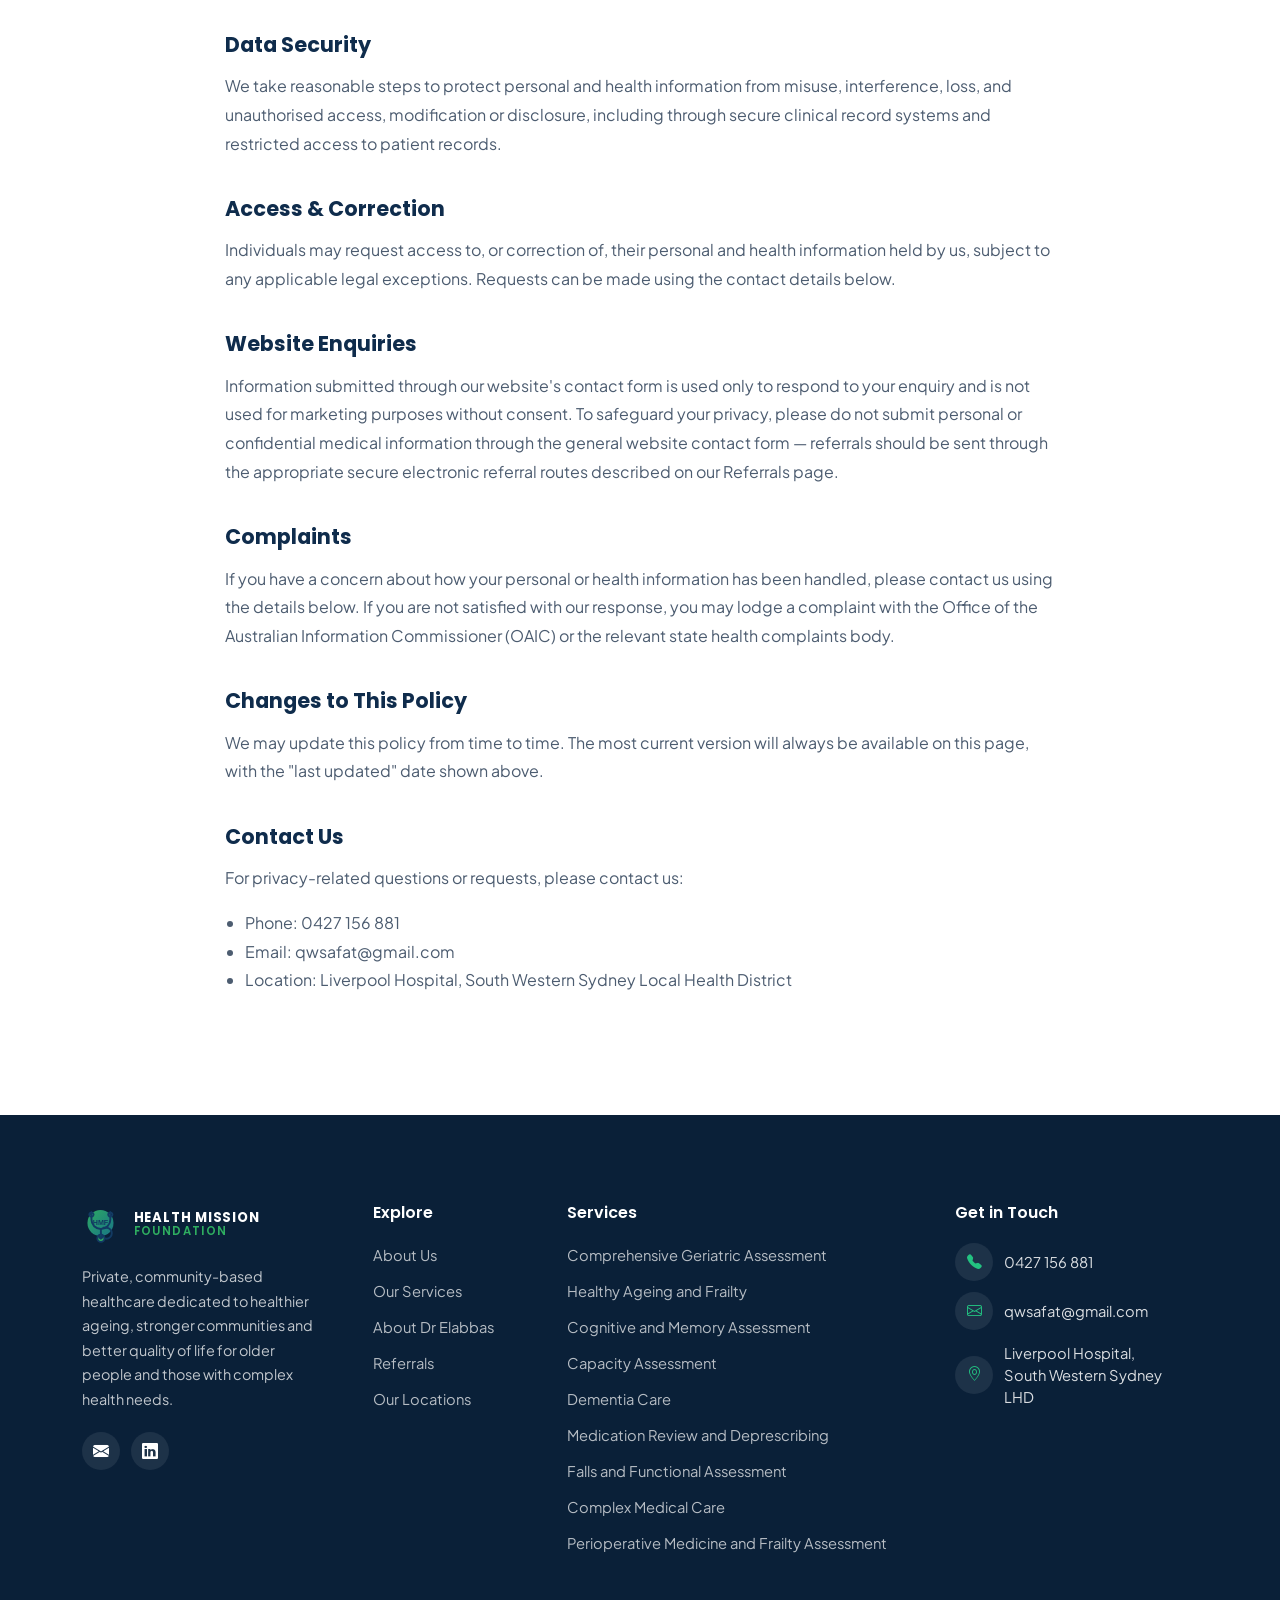
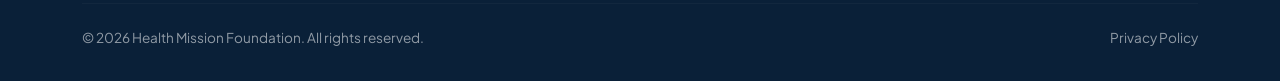
<file: privacy.html>
<!DOCTYPE html>
<html lang="en-AU">
<head>
<meta charset="UTF-8">
<meta name="viewport" content="width=device-width, initial-scale=1.0">
<script>
  (function () {
    var stored = localStorage.getItem('hmf-theme');
    var theme = stored || (window.matchMedia('(prefers-color-scheme: dark)').matches ? 'dark' : 'light');
    document.documentElement.setAttribute('data-theme', theme);
  })();
</script>
<title>Privacy Policy | Health Mission Foundation</title>
<meta name="description" content="Health Mission Foundation's privacy policy, explaining how personal and health information is collected, used, stored and disclosed.">
<meta name="robots" content="index, follow">
<meta name="theme-color" content="#0f2c4c">

<!-- NOTE: this is a placeholder domain — replace with the real live domain once the site is deployed -->
<link rel="canonical" href="https://www.healthmissionfoundation.com.au/privacy.html">

<!-- Social share previews (Open Graph / Twitter Card) -->
<meta property="og:type" content="website">
<meta property="og:site_name" content="Health Mission Foundation">
<meta property="og:title" content="Privacy Policy | Health Mission Foundation">
<meta property="og:description" content="Health Mission Foundation's privacy policy, explaining how personal and health information is collected, used, stored and disclosed.">
<meta property="og:image" content="https://www.healthmissionfoundation.com.au/assets/og-image.png">
<meta property="og:url" content="https://www.healthmissionfoundation.com.au/privacy.html">
<meta property="og:locale" content="en_AU">
<meta name="twitter:card" content="summary_large_image">
<meta name="twitter:title" content="Privacy Policy | Health Mission Foundation">
<meta name="twitter:description" content="Health Mission Foundation's privacy policy, explaining how personal and health information is collected, used, stored and disclosed.">
<meta name="twitter:image" content="https://www.healthmissionfoundation.com.au/assets/og-image.png">

<link rel="icon" type="image/svg+xml" href="assets/logo.svg">

<link rel="preconnect" href="https://fonts.googleapis.com">
<link href="https://fonts.googleapis.com/css2?family=Poppins:wght@500;600;700;800&family=Plus+Jakarta+Sans:wght@400;500;600;700&display=swap" rel="stylesheet">

<link href="https://cdn.jsdelivr.net/npm/bootstrap@5.3.3/dist/css/bootstrap.min.css" rel="stylesheet">
<link rel="stylesheet" href="https://cdn.jsdelivr.net/npm/bootstrap-icons@1.11.3/font/bootstrap-icons.css">

<link rel="stylesheet" href="css/style.css">
</head>
<body>

<!-- ============ NAVBAR ============ -->
<nav class="navbar navbar-expand-lg fixed-top hmf-navbar" id="hmfNav">
  <div class="container">
    <a class="navbar-brand hmf-brand" href="index.html#top">
      <img src="assets/logo.svg" alt="Health Mission Foundation" class="hmf-brand-mark">
      <span class="hmf-brand-text">
        <span class="hmf-brand-line1">HEALTH MISSION</span>
        <span class="hmf-brand-line2">FOUNDATION</span>
      </span>
    </a>
    <button class="navbar-toggler" type="button" data-bs-toggle="collapse" data-bs-target="#hmfNavLinks" aria-controls="hmfNavLinks" aria-expanded="false" aria-label="Toggle navigation">
      <span class="navbar-toggler-icon"></span>
    </button>
    <div class="collapse navbar-collapse" id="hmfNavLinks">
      <ul class="navbar-nav ms-auto align-items-lg-center gap-lg-2">
        <li class="nav-item"><a class="nav-link" href="index.html#top">Home</a></li>
        <li class="nav-item"><a class="nav-link" href="index.html#about">About Us</a></li>
        <li class="nav-item"><a class="nav-link" href="index.html#services">Our Services</a></li>
        <li class="nav-item"><a class="nav-link" href="index.html#specialist">About Dr Elabbas</a></li>
        <li class="nav-item"><a class="nav-link" href="index.html#referrals">Referrals</a></li>
        <li class="nav-item ms-lg-2">
          <a class="btn hmf-btn-healthshare btn-sm px-3" href="https://www.healthshare.com.au/profile/professional/437690-dr-elhassan-elabbas/" target="_blank" rel="noopener noreferrer">HealthShare</a>
        </li>
        <li class="nav-item ms-lg-2">
          <a class="btn hmf-btn-primary btn-sm px-3" href="index.html#contact">Get in Touch</a>
        </li>
        <li class="nav-item ms-lg-2 mt-3 mt-lg-0">
          <button type="button" class="hmf-theme-toggle" id="hmfThemeToggle" aria-pressed="false" aria-label="Switch to dark mode">
            <i class="bi bi-sun-fill" aria-hidden="true"></i>
            <i class="bi bi-moon-stars" aria-hidden="true"></i>
          </button>
        </li>
      </ul>
    </div>
  </div>
</nav>

<!-- ============ PAGE HEADER ============ -->
<header class="hmf-page-header">
  <div class="hmf-hero-blob hmf-blob-1"></div>
  <div class="hmf-hero-blob hmf-blob-2"></div>
  <div class="container">
    <p class="hmf-breadcrumb"><a href="index.html#top">Home</a> / Privacy Policy</p>
    <span class="hmf-kicker">Legal</span>
    <h1 class="hmf-h2">Privacy Policy</h1>
  </div>
</header>

<!-- ============ POLICY CONTENT ============ -->
<section class="hmf-section">
  <div class="container">
    <div class="row justify-content-center">
      <div class="col-12 col-lg-9">

        <p class="hmf-policy-updated"><i class="bi bi-calendar3"></i> Last updated: 23 August 2026</p>

        <div class="hmf-policy-disclaimer">
          <strong>Draft template &mdash; requires review.</strong> This page is a starting-point
          privacy policy for a healthcare provider operating in Australia. It has not been
          reviewed by a lawyer and contains placeholder contact details. Before publishing,
          have it reviewed against the Privacy Act 1988 (Cth), the Australian Privacy
          Principles, and any applicable NSW health records legislation, and replace all
          placeholder details with Health Mission Foundation's actual information.
        </div>

        <div class="hmf-policy">

          <h2>Introduction</h2>
          <p>
            Health Mission Foundation ("we", "us", "our") is committed to protecting the privacy
            of personal and health information we collect in the course of providing geriatric
            medicine and aged-care clinical services. This policy explains what information we
            collect, how we use and store it, and the rights individuals have in relation to
            their information.
          </p>
          <p>
            We handle personal information in accordance with the Privacy Act 1988 (Cth) and
            the Australian Privacy Principles (APPs), as well as applicable state health records
            legislation.
          </p>

          <h2>Information We Collect</h2>
          <p>We may collect the following types of information:</p>
          <ul>
            <li>Identifying details such as name, date of birth, address and contact information</li>
            <li>Health information, including medical history, diagnoses, medications, and assessment or treatment records</li>
            <li>Information provided by referring GPs, hospitals, aged-care facilities, families and carers</li>
            <li>Contact details submitted through our website enquiry form</li>
          </ul>

          <h2>How We Use Your Information</h2>
          <p>Personal and health information is used to:</p>
          <ul>
            <li>Provide clinical assessment, treatment and ongoing care</li>
            <li>Coordinate care with GPs, hospitals, aged-care facilities and allied health providers</li>
            <li>Communicate with patients, families and carers about care</li>
            <li>Meet our legal, clinical record-keeping and regulatory obligations</li>
            <li>Respond to enquiries submitted through this website</li>
          </ul>

          <h2>Disclosure of Information</h2>
          <p>
            We only disclose personal and health information to third parties where necessary
            for a patient's care (for example, to a treating GP, hospital or allied health
            provider), where required or authorised by law, or with the individual's consent.
            We do not sell personal information.
          </p>

          <h2>Data Security</h2>
          <p>
            We take reasonable steps to protect personal and health information from misuse,
            interference, loss, and unauthorised access, modification or disclosure, including
            through secure clinical record systems and restricted access to patient records.
          </p>

          <h2>Access &amp; Correction</h2>
          <p>
            Individuals may request access to, or correction of, their personal and health
            information held by us, subject to any applicable legal exceptions. Requests can be
            made using the contact details below.
          </p>

          <h2>Website Enquiries</h2>
          <p>
            Information submitted through our website's contact form is used only to respond to
            your enquiry and is not used for marketing purposes without consent. To safeguard
            your privacy, please do not submit personal or confidential medical information
            through the general website contact form &mdash; referrals should be sent through
            the appropriate secure electronic referral routes described on our Referrals page.
          </p>

          <h2>Complaints</h2>
          <p>
            If you have a concern about how your personal or health information has been
            handled, please contact us using the details below. If you are not satisfied with
            our response, you may lodge a complaint with the Office of the Australian
            Information Commissioner (OAIC) or the relevant state health complaints body.
          </p>

          <h2>Changes to This Policy</h2>
          <p>
            We may update this policy from time to time. The most current version will always
            be available on this page, with the "last updated" date shown above.
          </p>

          <h2>Contact Us</h2>
          <p>
            For privacy-related questions or requests, please contact us:
          </p>
          <ul>
            <li>Phone: 0427 156 881</li>
            <li>Email: qwsafat@gmail.com</li>
            <li>Location: Liverpool Hospital, South Western Sydney Local Health District</li>
          </ul>

        </div>
      </div>
    </div>
  </div>
</section>

<!-- ============ FOOTER ============ -->
<footer class="hmf-footer">
  <div class="container">
    <div class="row g-5">
      <div class="col-12 col-lg-3">
        <a href="index.html#top" class="hmf-brand hmf-footer-brand">
          <img src="assets/logo.svg" alt="Health Mission Foundation" class="hmf-brand-mark">
          <span class="hmf-brand-text">
            <span class="hmf-brand-line1">HEALTH MISSION</span>
            <span class="hmf-brand-line2">FOUNDATION</span>
          </span>
        </a>
        <p class="hmf-footer-about">
          Private, community-based healthcare dedicated to healthier ageing, stronger
          communities and better quality of life for older people and those with complex
          health needs.
        </p>
        <div class="hmf-social">
          <a href="mailto:qwsafat@gmail.com" aria-label="Email"><i class="bi bi-envelope-fill"></i></a>
          <a href="https://www.linkedin.com/in/dr-elhassan-elabbas-39b4a826b/" target="_blank" rel="noopener noreferrer" aria-label="LinkedIn"><i class="bi bi-linkedin"></i></a>
        </div>
      </div>

      <div class="col-lg-2 col-6">
        <h4 class="hmf-footer-heading">Explore</h4>
        <ul class="hmf-footer-links">
          <li><a href="index.html#about">About Us</a></li>
          <li><a href="index.html#services">Our Services</a></li>
          <li><a href="index.html#specialist">About Dr Elabbas</a></li>
          <li><a href="index.html#referrals">Referrals</a></li>
          <li><a href="index.html#locations">Our Locations</a></li>
        </ul>
      </div>

      <div class="col-lg-4 col-6">
        <h4 class="hmf-footer-heading">Services</h4>
        <ul class="hmf-footer-links">
          <li><a href="index.html#services">Comprehensive Geriatric Assessment</a></li>
          <li><a href="index.html#services">Healthy Ageing and Frailty</a></li>
          <li><a href="index.html#services">Cognitive and Memory Assessment</a></li>
          <li><a href="index.html#services">Capacity Assessment</a></li>
          <li><a href="index.html#services">Dementia Care</a></li>
          <li><a href="index.html#services">Medication Review and Deprescribing</a></li>
          <li><a href="index.html#services">Falls and Functional Assessment</a></li>
          <li><a href="index.html#services">Complex Medical Care</a></li>
          <li><a href="index.html#services">Perioperative Medicine and Frailty Assessment</a></li>
        </ul>
      </div>

      <div class="col-12 col-lg-3">
        <h4 class="hmf-footer-heading">Get in Touch</h4>
        <ul class="hmf-footer-contact">
          <li><a href="tel:+61427156881"><i class="bi bi-telephone-fill"></i><span>0427 156 881</span></a></li>
          <li><a href="mailto:qwsafat@gmail.com"><i class="bi bi-envelope"></i><span>qwsafat@gmail.com</span></a></li>
          <li><a href="https://www.google.com/maps/search/?api=1&query=Liverpool+Hospital+NSW" target="_blank" rel="noopener noreferrer"><i class="bi bi-geo-alt"></i><span>Liverpool Hospital, South Western Sydney LHD</span></a></li>
        </ul>
      </div>
    </div>

    <hr class="hmf-footer-divider">

    <div class="d-flex flex-column flex-sm-row justify-content-between align-items-center gap-2 hmf-footer-bottom">
      <p class="mb-0">&copy; <span id="hmfYear"></span> Health Mission Foundation. All rights reserved.</p>
      <p class="mb-0"><a href="privacy.html">Privacy Policy</a></p>
    </div>
  </div>
</footer>

<button id="hmfBackToTop" class="hmf-back-to-top" aria-label="Back to top"><i class="bi bi-arrow-up"></i></button>

<script src="https://cdn.jsdelivr.net/npm/bootstrap@5.3.3/dist/js/bootstrap.bundle.min.js"></script>
<script src="js/script.js"></script>
</body>
</html>
</file>
<file: css/style.css>
/* ==========================================================================
   Health Mission Foundation — custom styles (Bootstrap 5 base)
   ========================================================================== */

:root {
  --hmf-navy: #0f2c4c;
  --hmf-navy-2: #123a63;
  --hmf-blue: #1a6bb5;
  --hmf-green: #2fae60;
  --hmf-green-2: #23c281;
  --hmf-bg-soft: #f4faf7;
  --hmf-text: #17263a;
  --hmf-text-soft: #4c5c70;
  --hmf-gradient: linear-gradient(135deg, var(--hmf-navy) 0%, var(--hmf-blue) 55%, var(--hmf-green) 100%);
  --hmf-shadow: 0 20px 45px -20px rgba(15, 44, 76, 0.35);

  /* Theme-aware surface tokens (redefined under [data-theme="dark"] below) */
  --hmf-page-bg: #ffffff;
  --hmf-surface: #ffffff;
  --hmf-surface-alt: var(--hmf-bg-soft);
  --hmf-heading: var(--hmf-navy);
  --hmf-body-copy: var(--hmf-text-soft);
  --hmf-link: var(--hmf-blue);
  --hmf-border-soft: rgba(15, 44, 76, .06);
  --hmf-border-soft-2: rgba(15, 44, 76, .1);
  --hmf-navbar-bg: rgba(255, 255, 255, .9);
  --hmf-navbar-mobile-bg: rgba(255, 255, 255, .97);
  --hmf-input-bg: #ffffff;
  --hmf-input-border: rgba(15, 44, 76, .15);
  --hmf-hero-bg: linear-gradient(180deg, #f8fcfa 0%, #eef7f3 100%);
  --hmf-page-header-bg: linear-gradient(180deg, #f8fcfa 0%, #eef7f3 100%);
  --hmf-notice-bg: #fff8e6;
  --hmf-notice-border: #f3e0a3;
  --hmf-notice-text: #6b5620;
  --hmf-notice-strong: #4d3d16;
  --hmf-heartbeat-stroke: rgba(18, 58, 99, .55);
  --hmf-hero-ring: rgba(26, 107, 181, .25);
  --hmf-hero-ring-2: rgba(47, 174, 96, .3);
  --hmf-toggler-icon: url("data:image/svg+xml,%3csvg xmlns='http://www.w3.org/2000/svg' viewBox='0 0 30 30'%3e%3cpath stroke='rgba(18,58,99,0.85)' stroke-linecap='round' stroke-miterlimit='10' stroke-width='2' d='M4 7h22M4 15h22M4 23h22'/%3e%3c/svg%3e");
}

:root[data-theme="dark"] {
  --hmf-page-bg: #0a1826;
  --hmf-surface: #112238;
  --hmf-surface-alt: #0d1d30;
  --hmf-heading: #eef3f7;
  --hmf-body-copy: #a7b8c9;
  --hmf-link: #6ab6f0;
  --hmf-border-soft: rgba(255, 255, 255, .08);
  --hmf-border-soft-2: rgba(255, 255, 255, .12);
  --hmf-navbar-bg: rgba(10, 24, 38, .85);
  --hmf-navbar-mobile-bg: rgba(10, 24, 38, .97);
  --hmf-input-bg: #0d1d30;
  --hmf-input-border: rgba(255, 255, 255, .18);
  --hmf-hero-bg: var(--hmf-navy);
  --hmf-page-header-bg: var(--hmf-navy);
  --hmf-notice-bg: rgba(217, 164, 65, .1);
  --hmf-notice-border: rgba(217, 164, 65, .3);
  --hmf-notice-text: #e8c988;
  --hmf-notice-strong: #f5dba8;
  --hmf-heartbeat-stroke: rgba(255, 255, 255, .6);
  --hmf-hero-ring: rgba(255, 255, 255, .3);
  --hmf-hero-ring-2: rgba(47, 174, 96, .55);
  --hmf-toggler-icon: url("data:image/svg+xml,%3csvg xmlns='http://www.w3.org/2000/svg' viewBox='0 0 30 30'%3e%3cpath stroke='rgba(238,243,247,0.9)' stroke-linecap='round' stroke-miterlimit='10' stroke-width='2' d='M4 7h22M4 15h22M4 23h22'/%3e%3c/svg%3e");
}

html { scroll-behavior: smooth; }

body {
  font-family: 'Plus Jakarta Sans', system-ui, sans-serif;
  color: var(--hmf-body-copy);
  background: var(--hmf-page-bg);
  overflow-x: hidden;
  transition: background-color .3s ease, color .3s ease;
}

h1, h2, h3, h4, .hmf-brand-text {
  font-family: 'Poppins', sans-serif;
}

a { text-decoration: none; }

/* ---------- Focus states ---------- */
a:focus-visible,
button:focus-visible,
.btn:focus-visible,
input:focus-visible,
select:focus-visible,
textarea:focus-visible,
[tabindex]:focus-visible {
  outline: 2px solid var(--hmf-green);
  outline-offset: 3px;
  border-radius: 4px;
}
.hmf-hero :focus-visible,
.hmf-cta-banner :focus-visible,
.hmf-approach :focus-visible,
.hmf-footer :focus-visible {
  outline-color: #fff;
}

.hmf-text-gradient {
  background: linear-gradient(90deg, var(--hmf-green-2), var(--hmf-blue));
  -webkit-background-clip: text;
  background-clip: text;
  color: transparent;
}

/* ---------- Buttons ---------- */
.hmf-btn-primary {
  background: linear-gradient(90deg, var(--hmf-blue), var(--hmf-green));
  border: none;
  color: #fff;
  font-weight: 600;
  border-radius: 50px;
  padding-top: .65rem;
  padding-bottom: .65rem;
  box-shadow: 0 10px 25px -10px rgba(26, 107, 181, .55);
  transition: transform .25s ease, box-shadow .25s ease;
}
.hmf-btn-primary:hover {
  transform: translateY(-3px);
  box-shadow: 0 16px 30px -10px rgba(26, 107, 181, .6);
  color: #fff;
}
.hmf-btn-outline {
  border: 2px solid var(--hmf-heading);
  color: var(--hmf-heading);
  font-weight: 600;
  border-radius: 50px;
  background: transparent;
  transition: all .25s ease;
}
.hmf-btn-outline:hover {
  background: var(--hmf-heading);
  color: var(--hmf-page-bg);
  transform: translateY(-3px);
}
.hmf-btn-light {
  background: #fff;
  color: var(--hmf-navy-2);
  font-weight: 600;
  border-radius: 50px;
  border: none;
  transition: all .25s ease;
}
.hmf-btn-light:hover {
  transform: translateY(-3px);
  color: var(--hmf-navy-2);
  box-shadow: 0 14px 28px -10px rgba(0,0,0,.25);
}
.hmf-btn-healthshare {
  background: linear-gradient(90deg, var(--hmf-navy-2), var(--hmf-green-2));
  border: none;
  color: #fff;
  font-weight: 600;
  border-radius: 50px;
  padding-top: .65rem;
  padding-bottom: .65rem;
  box-shadow: 0 10px 25px -10px rgba(18, 58, 99, .55);
  transition: transform .25s ease, box-shadow .25s ease;
}
.hmf-btn-healthshare:hover {
  transform: translateY(-3px);
  box-shadow: 0 16px 30px -10px rgba(18, 58, 99, .6);
  color: #fff;
}

/* ---------- Navbar ---------- */
.hmf-navbar {
  padding: 18px 0;
  background: transparent;
  transition: all .35s ease;
}
.hmf-navbar.scrolled {
  padding: 10px 0;
  background: var(--hmf-navbar-bg);
  backdrop-filter: blur(12px);
  box-shadow: 0 8px 30px -15px rgba(15,44,76,.25);
}
.hmf-brand {
  display: flex;
  align-items: center;
  gap: .6rem;
}
.hmf-brand-mark { width: 42px; height: 42px; }
.hmf-brand-text { display: flex; flex-direction: column; line-height: 1.05; }
.hmf-brand-line1 { font-weight: 700; font-size: .82rem; letter-spacing: .06em; color: var(--hmf-heading); }
.hmf-brand-line2 { font-weight: 600; font-size: .72rem; letter-spacing: .12em; color: var(--hmf-green); }

.hmf-navbar .nav-link {
  color: var(--hmf-heading);
  font-weight: 600;
  font-size: .95rem;
  padding: .5rem .9rem;
  position: relative;
}
.hmf-navbar .nav-link::after {
  content: "";
  position: absolute;
  left: .9rem; right: .9rem; bottom: .2rem;
  height: 2px;
  background: linear-gradient(90deg, var(--hmf-blue), var(--hmf-green));
  transform: scaleX(0);
  transform-origin: left;
  transition: transform .25s ease;
}
.hmf-navbar .nav-link:hover::after { transform: scaleX(1); }
.hmf-navbar .nav-link.active { color: var(--hmf-green); }
.hmf-navbar .nav-link.active::after { transform: scaleX(1); }

/* ---------- Theme toggle ---------- */
.hmf-theme-toggle {
  width: 40px;
  height: 40px;
  border-radius: 50%;
  border: 1px solid var(--hmf-border-soft-2);
  background: var(--hmf-surface);
  color: var(--hmf-heading);
  display: inline-flex;
  align-items: center;
  justify-content: center;
  font-size: 1.05rem;
  transition: transform .25s ease, background .25s ease, color .25s ease;
  flex-shrink: 0;
}
.hmf-theme-toggle:hover { transform: translateY(-2px) rotate(15deg); }
.hmf-theme-toggle .bi-moon-stars { display: none; }
[data-theme="dark"] .hmf-theme-toggle .bi-sun-fill { display: none; }
[data-theme="dark"] .hmf-theme-toggle .bi-moon-stars { display: inline-block; }

/* ---------- Hero ---------- */
.hmf-hero {
  position: relative;
  min-height: 100vh;
  display: flex;
  align-items: center;
  padding-top: 140px;
  padding-bottom: 120px;
  background: var(--hmf-hero-bg);
  transition: background .3s ease;
  overflow: hidden;
}
.hmf-hero-blob {
  position: absolute;
  border-radius: 50%;
  filter: blur(60px);
  opacity: .55;
  z-index: 0;
  animation: hmfFloat 9s ease-in-out infinite;
}
.hmf-blob-1 {
  width: 520px; height: 520px;
  top: -180px; right: -160px;
  background: radial-gradient(circle at 30% 30%, var(--hmf-green-2), transparent 70%);
}
.hmf-blob-2 {
  width: 420px; height: 420px;
  bottom: -160px; left: -140px;
  background: radial-gradient(circle at 60% 40%, var(--hmf-blue), transparent 70%);
  animation-delay: 2s;
}
[data-theme="dark"] .hmf-hero-blob { display: none; }
@keyframes hmfFloat {
  0%, 100% { transform: translateY(0) scale(1); }
  50% { transform: translateY(-25px) scale(1.05); }
}

.hmf-heartbeat {
  position: absolute;
  top: 18%;
  left: 0;
  width: 100%;
  height: 90px;
  z-index: 0;
  opacity: .35;
  pointer-events: none;
}
@media (max-width: 767.98px) {
  /* The wide zigzag doesn't compress well into a narrow hero and crosses the headline text */
  .hmf-heartbeat { display: none; }
}
.hmf-heartbeat path {
  fill: none;
  stroke: var(--hmf-heartbeat-stroke);
  stroke-width: 2.5;
  stroke-linecap: round;
  stroke-linejoin: round;
  stroke-dasharray: 1400;
  stroke-dashoffset: 1400;
  animation: hmfDraw 6s linear infinite;
}
@keyframes hmfDraw {
  0% { stroke-dashoffset: 1400; }
  60% { stroke-dashoffset: 0; }
  100% { stroke-dashoffset: -1400; }
}

.hmf-hero-content { position: relative; z-index: 2; }

.hmf-eyebrow {
  display: inline-flex;
  align-items: center;
  gap: .5rem;
  background: #fff;
  color: var(--hmf-green);
  font-weight: 700;
  font-size: .8rem;
  letter-spacing: .04em;
  padding: .5rem 1rem;
  border-radius: 50px;
  box-shadow: var(--hmf-shadow);
  margin-bottom: 1.5rem;
}

.hmf-hero-title {
  font-size: clamp(2.2rem, 4vw, 3.4rem);
  font-weight: 800;
  color: var(--hmf-heading);
  line-height: 1.15;
  margin-bottom: 1.25rem;
}

.hmf-highlight-mark {
  background-image: linear-gradient(90deg, var(--hmf-green-2), var(--hmf-blue));
  -webkit-background-clip: text;
  background-clip: text;
  color: transparent;
}
[data-theme="dark"] .hmf-highlight-mark {
  background-image: linear-gradient(rgba(47, 174, 96, .55), rgba(47, 174, 96, .55));
  -webkit-background-clip: initial;
  background-clip: initial;
  background-repeat: no-repeat;
  background-size: 100% 38%;
  background-position: 0 88%;
  padding: 0 .05em;
  color: #fff;
}

.hmf-hero-sub {
  font-size: 1.1rem;
  color: var(--hmf-body-copy);
  max-width: 560px;
  margin-bottom: 2rem;
}
.hmf-hero-sub strong { color: var(--hmf-heading); }

.hmf-value-strip {
  display: flex;
  flex-wrap: wrap;
  gap: 1.6rem;
  margin-top: 2.5rem;
}
.hmf-value-item {
  display: flex;
  align-items: center;
  gap: .55rem;
  font-weight: 600;
  color: var(--hmf-heading);
  font-size: .92rem;
}
.hmf-value-item i {
  color: #fff;
  background: linear-gradient(135deg, var(--hmf-blue), var(--hmf-green));
  width: 34px; height: 34px;
  display: flex; align-items: center; justify-content: center;
  border-radius: 50%;
  font-size: 1rem;
}

/* Hero visual */
.hmf-hero-visual {
  position: relative;
  width: 100%;
  max-width: 400px;
  margin: 0 auto;
  aspect-ratio: 1 / 1;
  display: flex;
  align-items: center;
  justify-content: center;
}
.hmf-orbit-ring {
  position: absolute;
  border: 2px dashed var(--hmf-hero-ring);
  border-radius: 50%;
}
.hmf-ring-1 { inset: 0; animation: hmfSpin 40s linear infinite; }
.hmf-ring-2 { inset: 12%; border-color: var(--hmf-hero-ring-2); animation: hmfSpin 30s linear infinite reverse; }
@keyframes hmfSpin { from { transform: rotate(0deg);} to { transform: rotate(360deg);} }

.hmf-hero-card {
  position: relative;
  z-index: 2;
  background: #fff;
  border-radius: 28px;
  padding: 2.2rem 1.8rem;
  text-align: center;
  width: 74%;
  box-shadow: var(--hmf-shadow);
}
.hmf-hero-logo { width: 64px; height: 64px; margin-bottom: 1rem; }
.hmf-hero-card-title { font-weight: 700; color: var(--hmf-navy); font-size: 1.15rem; margin-bottom: .4rem; font-family: 'Poppins', sans-serif; }
.hmf-hero-card-sub { font-size: .82rem; color: var(--hmf-text-soft); margin: 0; line-height: 1.5; }

.hmf-hero-wave {
  position: absolute;
  left: 0; right: 0; bottom: -2px;
  line-height: 0;
  z-index: 1;
}
.hmf-hero-wave svg { width: 100%; height: 90px; display: block; }
.hmf-hero-wave path { fill: #ffffff; }

/* ---------- Inner page header ---------- */
.hmf-page-header {
  position: relative;
  padding-top: 150px;
  padding-bottom: 4.5rem;
  background: var(--hmf-page-header-bg);
  transition: background .3s ease;
  overflow: hidden;
}
.hmf-page-header .container { position: relative; z-index: 1; }
.hmf-breadcrumb {
  font-size: .85rem;
  font-weight: 600;
  color: var(--hmf-body-copy);
  margin-bottom: .9rem;
}
.hmf-breadcrumb a { color: var(--hmf-link); }
.hmf-breadcrumb a:hover { text-decoration: underline; }
.hmf-page-header .hmf-h2 { margin-bottom: 0; }
.hmf-page-header-sub {
  color: var(--hmf-body-copy);
  max-width: 680px;
  margin-top: 1rem;
  font-size: 1.05rem;
}

/* ---------- Section basics ---------- */
.hmf-section { padding: 6.5rem 0; }
.hmf-section-alt { background: var(--hmf-surface-alt); }

.hmf-kicker {
  display: inline-block;
  font-weight: 700;
  letter-spacing: .12em;
  text-transform: uppercase;
  font-size: .78rem;
  color: var(--hmf-green);
  margin-bottom: .8rem;
}
.hmf-kicker-light { color: var(--hmf-green-2); }

.hmf-h2 {
  font-weight: 700;
  color: var(--hmf-heading);
  font-size: clamp(1.7rem, 3vw, 2.4rem);
  margin-bottom: 1.1rem;
}

.hmf-section-sub {
  color: var(--hmf-body-copy);
  max-width: 640px;
  font-size: 1.05rem;
}

.hmf-lead-text {
  font-size: 1.15rem;
  font-weight: 600;
  color: var(--hmf-heading);
  margin-bottom: 1rem;
}
.hmf-body-text { color: var(--hmf-body-copy); margin-bottom: 1rem; line-height: 1.75; }
.hmf-body-text-light { color: rgba(255,255,255,.82); }

/* About graphic */
.hmf-about-graphic { max-width: 420px; margin: 0 auto; }
.hmf-og-ring { fill: none; stroke: rgba(26,107,181,.15); stroke-width: 1.5; }
.hmf-og-ring-2 { stroke: rgba(47,174,96,.2); }
.hmf-og-dots circle { fill: var(--hmf-green); opacity: .6; }
[data-theme="dark"] .hmf-og-ring { stroke: rgba(106,182,240,.3); }
[data-theme="dark"] .hmf-og-ring-2 { stroke: rgba(47,174,96,.4); }

.hmf-mini-card {
  display: flex;
  align-items: center;
  gap: .7rem;
  background: var(--hmf-surface-alt);
  border-radius: 14px;
  padding: .9rem 1rem;
  font-weight: 600;
  font-size: .9rem;
  color: var(--hmf-heading);
  height: 100%;
}
.hmf-mini-card i { color: var(--hmf-green); font-size: 1.2rem; }

/* ---------- Services ---------- */
.hmf-service-card {
  position: relative;
  background: var(--hmf-surface);
  border-radius: 22px;
  padding: 2.2rem 1.8rem 1.8rem;
  height: 100%;
  border: 1px solid var(--hmf-border-soft);
  transition: transform .3s ease, box-shadow .3s ease, border-color .3s ease, background .3s ease;
  overflow: hidden;
}
.hmf-service-card::before {
  content: "";
  position: absolute;
  inset: 0;
  background: linear-gradient(135deg, rgba(26,107,181,.06), rgba(47,174,96,.06));
  opacity: 0;
  transition: opacity .3s ease;
}
.hmf-service-card:hover {
  transform: translateY(-8px);
  box-shadow: var(--hmf-shadow);
  border-color: transparent;
}
.hmf-service-card:hover::before { opacity: 1; }

.hmf-service-num {
  position: absolute;
  top: 1.2rem; right: 1.4rem;
  font-family: 'Poppins', sans-serif;
  font-weight: 800;
  font-size: 1.6rem;
  color: var(--hmf-border-soft-2);
}
.hmf-service-icon {
  width: 56px; height: 56px;
  border-radius: 16px;
  display: flex; align-items: center; justify-content: center;
  background: linear-gradient(135deg, var(--hmf-blue), var(--hmf-green));
  color: #fff;
  font-size: 1.5rem;
  margin-bottom: 1.2rem;
  position: relative;
  z-index: 1;
}
.hmf-service-card h3 {
  font-family: 'Poppins', sans-serif;
  font-size: 1.08rem;
  font-weight: 700;
  color: var(--hmf-heading);
  margin-bottom: .6rem;
  position: relative;
  z-index: 1;
}
.hmf-service-card p {
  font-size: .92rem;
  color: var(--hmf-body-copy);
  margin: 0;
  position: relative;
  z-index: 1;
  line-height: 1.6;
}

/* ---------- Team / Doctor profile ---------- */
.hmf-doctor-portrait {
  position: relative;
  width: 100%;
  max-width: 340px;
  margin: 0 auto;
  aspect-ratio: 1 / 1;
  display: flex;
  align-items: center;
  justify-content: center;
}
.hmf-doctor-portrait-ring {
  position: absolute;
  inset: 0;
  border: 2px dashed rgba(47, 174, 96, .3);
  border-radius: 50%;
  animation: hmfSpin 40s linear infinite;
}
.hmf-doctor-portrait-badge {
  position: relative;
  z-index: 2;
  width: 78%;
  aspect-ratio: 1 / 1;
  border-radius: 50%;
  display: flex;
  align-items: center;
  justify-content: center;
  overflow: hidden;
  background: linear-gradient(135deg, var(--hmf-blue), var(--hmf-green));
  color: #fff;
  font-size: 5rem;
  border: 6px solid var(--hmf-page-bg);
  box-shadow: var(--hmf-shadow);
}
.hmf-doctor-portrait-badge img {
  width: 100%;
  height: 100%;
  object-fit: cover;
  object-position: center 45%;
}
.hmf-doctor-portrait-chip {
  position: absolute;
  background: var(--hmf-surface);
  border-radius: 50px;
  padding: .5rem .95rem;
  font-size: .78rem;
  font-weight: 700;
  color: var(--hmf-heading);
  box-shadow: var(--hmf-shadow);
  display: flex;
  align-items: center;
  gap: .4rem;
  z-index: 3;
  animation: hmfFloat 6s ease-in-out infinite;
}
.hmf-doctor-portrait-chip i { color: var(--hmf-green); }
.hmf-doctor-portrait-chip.chip-top { top: 2%; left: -4%; }
.hmf-doctor-portrait-chip.chip-mid { top: 42%; right: -8%; animation-delay: .7s; }
.hmf-doctor-portrait-chip.chip-bottom { bottom: 4%; left: 2%; animation-delay: 1.5s; }

.hmf-doctor-name {
  font-family: 'Poppins', sans-serif;
  font-weight: 700;
  color: var(--hmf-heading);
  font-size: clamp(1.4rem, 2.4vw, 1.8rem);
  margin-bottom: .3rem;
}
.hmf-doctor-creds-line {
  font-weight: 700;
  color: var(--hmf-green);
  font-size: .9rem;
  letter-spacing: .06em;
  text-transform: uppercase;
  margin-bottom: .4rem;
}
.hmf-doctor-role-line {
  color: var(--hmf-heading);
  font-weight: 600;
  font-size: 1.05rem;
  margin-bottom: 1rem;
}

.hmf-linkedin-link {
  display: inline-flex;
  align-items: center;
  gap: .5rem;
  font-weight: 600;
  font-size: .92rem;
  color: #0a66c2;
  margin-bottom: 1.2rem;
}
.hmf-linkedin-link i { font-size: 1.1rem; }
.hmf-linkedin-link:hover { color: #084a8f; text-decoration: underline; }

.hmf-doctor-tags {
  display: flex;
  flex-wrap: wrap;
  gap: .6rem;
  margin: 1.2rem 0;
}
.hmf-doctor-tag {
  display: inline-flex;
  align-items: center;
  gap: .4rem;
  background: var(--hmf-surface);
  border: 1px solid var(--hmf-border-soft-2);
  border-radius: 50px;
  padding: .5rem 1rem;
  font-size: .85rem;
  font-weight: 600;
  color: var(--hmf-heading);
}
.hmf-doctor-tag i { color: var(--hmf-green); }

.hmf-doctor-contact-panel {
  display: flex;
  flex-wrap: wrap;
  gap: 1.2rem;
  background: var(--hmf-surface);
  border-radius: 18px;
  padding: 1.3rem 1.5rem;
  box-shadow: var(--hmf-shadow);
}
.hmf-doctor-contact-item {
  display: flex;
  align-items: center;
  gap: .8rem;
  flex: 1 1 240px;
}
.hmf-doctor-contact-item i {
  font-size: 1.4rem;
  color: #fff;
  background: linear-gradient(135deg, var(--hmf-blue), var(--hmf-green));
  width: 44px; height: 44px;
  border-radius: 12px;
  display: flex; align-items: center; justify-content: center;
  flex: 0 0 auto;
}
.hmf-doctor-contact-item .label {
  display: block;
  font-size: .74rem;
  text-transform: uppercase;
  letter-spacing: .06em;
  color: var(--hmf-body-copy);
  font-weight: 700;
}
.hmf-doctor-contact-item .value {
  display: block;
  font-weight: 700;
  color: var(--hmf-heading);
  font-size: 1rem;
}

@media (max-width: 575.98px) {
  .hmf-doctor-portrait-chip.chip-top { left: 0; }
  .hmf-doctor-portrait-chip.chip-mid { right: 0; }
  .hmf-doctor-portrait-chip.chip-bottom { left: 0; }
}

/* ---------- Approach / Orbit diagram ---------- */
.hmf-approach {
  background: var(--hmf-gradient);
  position: relative;
}
.hmf-approach::after {
  content: "";
  position: absolute;
  inset: 0;
  background: radial-gradient(circle at 85% 20%, rgba(255,255,255,.08), transparent 45%);
  pointer-events: none;
}

.hmf-orbit-wrap {
  position: relative;
  width: 100%;
  max-width: 460px;
  aspect-ratio: 1 / 1;
  margin: 0 auto;
  --orbit-radius: 175px;
}
.hmf-orbit-wrap::before {
  content: "";
  position: absolute;
  inset: 12%;
  border: 2px dashed var(--hmf-border-soft-2);
  border-radius: 50%;
}
.hmf-orbit-center {
  position: absolute;
  top: 50%; left: 50%;
  transform: translate(-50%, -50%);
  width: 38%; height: 38%;
  border-radius: 50%;
  background: var(--hmf-surface);
  color: var(--hmf-heading);
  display: flex; align-items: center; justify-content: center;
  text-align: center;
  font-family: 'Poppins', sans-serif;
  font-weight: 700;
  font-size: clamp(.85rem, 1.6vw, 1.05rem);
  box-shadow: var(--hmf-shadow);
  border: 1px solid var(--hmf-border-soft);
  z-index: 3;
}
.hmf-orbit-item {
  --angle: calc(60deg * var(--i));
  position: absolute;
  top: 50%; left: 50%;
  width: 108px;
  margin-left: -54px;
  margin-top: -34px;
  transform: rotate(var(--angle)) translateY(calc(-1 * var(--orbit-radius))) rotate(calc(-1 * var(--angle)));
  display: flex;
  flex-direction: column;
  align-items: center;
  gap: .35rem;
  color: var(--hmf-heading);
  z-index: 2;
}
.hmf-orbit-item i {
  width: 46px; height: 46px;
  border-radius: 50%;
  background: linear-gradient(135deg, var(--hmf-blue), var(--hmf-green));
  color: #fff;
  display: flex; align-items: center; justify-content: center;
  font-size: 1.15rem;
  box-shadow: var(--hmf-shadow);
  transition: transform .25s ease, background .25s ease;
}
.hmf-orbit-item:hover i {
  transform: scale(1.12);
  background: var(--hmf-green);
}
.hmf-orbit-item span {
  font-size: .8rem;
  font-weight: 700;
  text-align: center;
}

/* ---------- CTA Banner ---------- */
.hmf-cta-banner {
  background: var(--hmf-navy);
  padding: 4.5rem 0;
}
.hmf-cta-text {
  font-family: 'Poppins', sans-serif;
  font-size: clamp(1.3rem, 2.6vw, 2rem);
  font-weight: 600;
  color: #fff;
  max-width: 900px;
  margin: 0 auto;
  line-height: 1.5;
}
.hmf-cta-note { max-width: 640px; margin-left: auto; margin-right: auto; }

/* ---------- Footer ---------- */
.hmf-footer {
  background: #0a2038;
  color: rgba(255,255,255,.75);
  padding: 5.5rem 0 2rem;
}
.hmf-footer-brand { margin-bottom: 1.2rem; }
.hmf-footer .hmf-brand-line1 { color: #fff; }
.hmf-footer-about { font-size: .9rem; line-height: 1.7; max-width: 320px; }
.hmf-social { display: flex; gap: .7rem; margin-top: 1.3rem; }
.hmf-social a {
  width: 38px; height: 38px;
  border-radius: 50%;
  background: rgba(255,255,255,.08);
  color: #fff;
  display: flex; align-items: center; justify-content: center;
  transition: all .25s ease;
}
.hmf-social a:hover { background: var(--hmf-green); transform: translateY(-3px); }

.hmf-footer-heading {
  font-family: 'Poppins', sans-serif;
  color: #fff;
  font-size: 1rem;
  font-weight: 600;
  margin-bottom: 1.3rem;
}
.hmf-footer-links { list-style: none; padding: 0; margin: 0; display: flex; flex-direction: column; gap: .75rem; }
.hmf-footer-links a { color: rgba(255,255,255,.7); font-size: .92rem; transition: color .2s ease; }
.hmf-footer-links a:hover { color: var(--hmf-green-2); }

.hmf-footer-contact { list-style: none; padding: 0; margin: 0; display: flex; flex-direction: column; gap: .7rem; }
.hmf-footer-contact li { display: flex; }
.hmf-footer-contact a {
  display: flex;
  align-items: center;
  gap: .7rem;
  font-size: .92rem;
  color: rgba(255,255,255,.85);
  width: 100%;
  padding: .5rem .6rem;
  margin: -.5rem -.6rem;
  border-radius: 14px;
  transition: background .2s ease, color .2s ease, transform .2s ease;
}
.hmf-footer-contact a:hover {
  background: rgba(255,255,255,.08);
  color: #fff;
  transform: translateX(4px);
}
.hmf-footer-contact i {
  width: 38px; height: 38px;
  border-radius: 50%;
  background: rgba(255,255,255,.08);
  display: flex; align-items: center; justify-content: center;
  color: var(--hmf-green-2);
  flex-shrink: 0;
}
.hmf-footer-contact a:hover i { background: var(--hmf-green-2); color: #fff; }

.hmf-footer-divider { border-color: rgba(255,255,255,.12); margin: 3rem 0 1.5rem; }
.hmf-footer-bottom { font-size: .85rem; color: rgba(255,255,255,.55); }
.hmf-footer-bottom a { color: inherit; transition: color .2s ease; }
.hmf-footer-bottom a:hover { color: var(--hmf-green-2); }

/* ---------- Back to top ---------- */
.hmf-back-to-top {
  position: fixed;
  right: 24px;
  bottom: 24px;
  width: 48px;
  height: 48px;
  border-radius: 50%;
  border: none;
  background: linear-gradient(135deg, var(--hmf-blue), var(--hmf-green));
  color: #fff;
  font-size: 1.1rem;
  box-shadow: var(--hmf-shadow);
  opacity: 0;
  visibility: hidden;
  transform: translateY(15px);
  transition: all .3s ease;
  z-index: 999;
}
.hmf-back-to-top.show { opacity: 1; visibility: visible; transform: translateY(0); }
.hmf-back-to-top:hover { transform: translateY(-4px); }

/* ---------- Reveal on scroll ---------- */
.reveal-up {
  opacity: 0;
  transform: translateY(28px);
  transition: opacity .7s ease, transform .7s ease;
}
.reveal-up.in-view { opacity: 1; transform: translateY(0); }
.delay-1.in-view { transition-delay: .1s; }
.delay-2.in-view { transition-delay: .2s; }
.delay-3.in-view { transition-delay: .3s; }
.delay-4.in-view { transition-delay: .4s; }

/* ---------- Referral steps ---------- */
.hmf-referral-steps { counter-reset: hmf-step; }
.hmf-referral-step {
  display: flex;
  gap: 1.3rem;
  padding: 1.6rem 0;
  border-bottom: 1px solid var(--hmf-border-soft-2);
}
.hmf-referral-step:last-child { border-bottom: none; }
.hmf-referral-step-num {
  flex: 0 0 auto;
  width: 48px; height: 48px;
  border-radius: 50%;
  background: linear-gradient(135deg, var(--hmf-blue), var(--hmf-green));
  color: #fff;
  font-family: 'Poppins', sans-serif;
  font-weight: 700;
  display: flex; align-items: center; justify-content: center;
}
.hmf-referral-step-body h3 {
  font-family: 'Poppins', sans-serif;
  font-weight: 700;
  font-size: 1.08rem;
  color: var(--hmf-heading);
  margin-bottom: .35rem;
}
.hmf-referral-step-body p { color: var(--hmf-body-copy); margin: 0; line-height: 1.7; }
.hmf-referral-step-body p a { color: var(--hmf-link); font-weight: 600; text-decoration: underline; }

.hmf-info-card {
  background: var(--hmf-surface);
  border-radius: 20px;
  padding: 1.8rem;
  border: 1px solid var(--hmf-border-soft);
  box-shadow: var(--hmf-shadow);
  height: 100%;
}
.hmf-info-card i.hmf-info-icon {
  width: 52px; height: 52px;
  border-radius: 14px;
  display: flex; align-items: center; justify-content: center;
  background: linear-gradient(135deg, var(--hmf-blue), var(--hmf-green));
  color: #fff;
  font-size: 1.35rem;
  margin-bottom: 1rem;
}
.hmf-info-card h3 {
  font-family: 'Poppins', sans-serif;
  font-weight: 700;
  font-size: 1.05rem;
  color: var(--hmf-heading);
  margin-bottom: .5rem;
}
.hmf-info-card p, .hmf-info-card ul { color: var(--hmf-body-copy); font-size: .93rem; line-height: 1.7; margin: 0; }
.hmf-info-card ul { padding-left: 1.1rem; }

/* ---------- Location cards ---------- */
.hmf-location-card {
  background: var(--hmf-surface);
  border-radius: 20px;
  overflow: hidden;
  border: 1px solid var(--hmf-border-soft);
  box-shadow: var(--hmf-shadow);
  height: 100%;
  display: flex;
  flex-direction: column;
}
.hmf-location-card iframe { width: 100%; height: 100%; }
.hmf-location-body { padding: 1.5rem 1.6rem 1.7rem; }
.hmf-location-body h3 {
  font-family: 'Poppins', sans-serif;
  font-weight: 700;
  font-size: 1.05rem;
  color: var(--hmf-heading);
  margin-bottom: .6rem;
  display: flex;
  align-items: center;
  gap: .5rem;
}
.hmf-location-body h3 i { color: var(--hmf-green); }
.hmf-location-body p {
  color: var(--hmf-body-copy);
  font-size: .92rem;
  line-height: 1.6;
  margin: 0 0 .5rem;
  display: flex;
  align-items: flex-start;
  gap: .5rem;
}
.hmf-location-body p i { color: var(--hmf-green); margin-top: .2rem; flex: 0 0 auto; }
.hmf-location-body p a { color: var(--hmf-link); font-weight: 600; }
.hmf-location-link {
  display: inline-flex;
  align-items: center;
  gap: .4rem;
  font-weight: 700;
  font-size: .88rem;
  color: var(--hmf-link);
  margin-top: .4rem;
}
.hmf-location-link:hover { color: var(--hmf-heading); gap: .6rem; transition: gap .2s ease; }

/* ---------- Mission checklist ---------- */
.hmf-mission-item {
  display: flex;
  align-items: flex-start;
  gap: .8rem;
  padding: .9rem 0;
  border-bottom: 1px solid var(--hmf-border-soft-2);
}
.hmf-mission-item:last-child { border-bottom: none; }
.hmf-mission-item i {
  color: #fff;
  background: linear-gradient(135deg, var(--hmf-blue), var(--hmf-green));
  width: 30px; height: 30px;
  border-radius: 50%;
  display: flex; align-items: center; justify-content: center;
  font-size: .85rem;
  flex: 0 0 auto;
  margin-top: .1rem;
}
.hmf-mission-item span { font-weight: 600; color: var(--hmf-heading); }

/* ---------- Notice / disclaimer cards ---------- */
.hmf-notice-card {
  display: flex;
  gap: 1rem;
  background: var(--hmf-notice-bg);
  border: 1px solid var(--hmf-notice-border);
  border-left: 4px solid #d9a441;
  border-radius: 14px;
  padding: 1.3rem 1.5rem;
  height: 100%;
}
.hmf-notice-card i {
  font-size: 1.3rem;
  color: #a97a1a;
  flex: 0 0 auto;
  margin-top: .1rem;
}
.hmf-notice-card p { color: var(--hmf-notice-text); font-size: .92rem; line-height: 1.65; margin: 0; }
.hmf-notice-card strong { color: var(--hmf-notice-strong); }

/* ---------- Contact page ---------- */
.hmf-contact-card {
  background: var(--hmf-surface);
  border-radius: 20px;
  padding: 1.6rem 1.8rem;
  border: 1px solid var(--hmf-border-soft);
  box-shadow: var(--hmf-shadow);
  display: flex;
  align-items: flex-start;
  gap: 1rem;
  height: 100%;
}
.hmf-contact-card i {
  width: 46px; height: 46px;
  border-radius: 12px;
  display: flex; align-items: center; justify-content: center;
  background: linear-gradient(135deg, var(--hmf-blue), var(--hmf-green));
  color: #fff;
  font-size: 1.2rem;
  flex: 0 0 auto;
}
.hmf-contact-card h3 { font-family: 'Poppins', sans-serif; font-weight: 700; font-size: 1rem; color: var(--hmf-heading); margin-bottom: .25rem; }
.hmf-contact-card p { color: var(--hmf-body-copy); font-size: .9rem; margin: 0; line-height: 1.6; }
.hmf-contact-card p a { color: var(--hmf-link); font-weight: 600; text-decoration: underline; }

.hmf-form-panel {
  background: var(--hmf-surface);
  border-radius: 22px;
  padding: 2.2rem;
  border: 1px solid var(--hmf-border-soft);
  box-shadow: var(--hmf-shadow);
}
.hmf-form-panel .form-label { font-weight: 600; color: var(--hmf-heading); font-size: .92rem; }
.hmf-form-panel .form-control, .hmf-form-panel .form-select {
  background: var(--hmf-input-bg);
  color: var(--hmf-heading);
  border-radius: 12px;
  border: 1px solid var(--hmf-input-border);
  padding: .7rem .95rem;
}
.hmf-form-panel .form-control::placeholder { color: var(--hmf-body-copy); opacity: .8; }
.hmf-form-panel .form-select {
  background-image: url("data:image/svg+xml,%3csvg xmlns='http://www.w3.org/2000/svg' viewBox='0 0 16 16'%3e%3cpath fill='none' stroke='%234c5c70' stroke-linecap='round' stroke-linejoin='round' stroke-width='2' d='M2 5l6 6 6-6'/%3e%3c/svg%3e");
  background-repeat: no-repeat;
  background-position: right .95rem center;
  background-size: 16px 12px;
}
[data-theme="dark"] .hmf-form-panel .form-select {
  background-image: url("data:image/svg+xml,%3csvg xmlns='http://www.w3.org/2000/svg' viewBox='0 0 16 16'%3e%3cpath fill='none' stroke='%23a7b8c9' stroke-linecap='round' stroke-linejoin='round' stroke-width='2' d='M2 5l6 6 6-6'/%3e%3c/svg%3e");
}
.hmf-form-panel .form-control:focus, .hmf-form-panel .form-select:focus {
  background: var(--hmf-input-bg);
  color: var(--hmf-heading);
  border-color: var(--hmf-blue);
  box-shadow: 0 0 0 .2rem rgba(26,107,181,.15);
}
.hmf-form-note { font-size: .82rem; color: var(--hmf-body-copy); margin-top: .8rem; }

/* ---------- Policy / legal content ---------- */
.hmf-policy-updated {
  display: inline-block;
  font-size: .85rem;
  font-weight: 600;
  color: var(--hmf-body-copy);
  background: var(--hmf-surface-alt);
  border-radius: 50px;
  padding: .4rem 1rem;
  margin-bottom: 2rem;
}
.hmf-policy h2 {
  font-family: 'Poppins', sans-serif;
  font-weight: 700;
  font-size: 1.3rem;
  color: var(--hmf-heading);
  margin-top: 2.4rem;
  margin-bottom: .9rem;
}
.hmf-policy h2:first-child { margin-top: 0; }
.hmf-policy p, .hmf-policy li { color: var(--hmf-body-copy); line-height: 1.8; }
.hmf-policy ul { padding-left: 1.3rem; margin-bottom: 1rem; }
.hmf-policy-disclaimer {
  background: var(--hmf-notice-bg);
  border: 1px solid var(--hmf-notice-border);
  border-radius: 14px;
  padding: 1.1rem 1.3rem;
  font-size: .88rem;
  color: var(--hmf-notice-text);
  margin-bottom: 2.5rem;
}

/* ---------- Responsive ---------- */
@media (max-width: 991.98px) {
  .hmf-navbar.scrolled, .hmf-navbar { background: var(--hmf-navbar-mobile-bg); backdrop-filter: blur(10px); }
  .navbar-toggler-icon { background-image: var(--hmf-toggler-icon); }
  .navbar-collapse { padding: 1rem 0 .5rem; }
  .navbar-nav .nav-item { margin-bottom: .35rem; }
  .navbar-nav .nav-item:last-child { margin-bottom: 0; }
  .navbar-nav .nav-item .btn { width: 100%; }
  .hmf-hero { padding-top: 120px; text-align: left; }
  .hmf-page-header { padding-top: 120px; }
  .hmf-orbit-wrap { max-width: 340px; --orbit-radius: 128px; }
  .hmf-orbit-item { width: 88px; margin-left: -44px; margin-top: -28px; }
}

@media (max-width: 575.98px) {
  .hmf-hero-visual { max-width: 300px; }
  .hmf-doctor-portrait-chip { font-size: .68rem; padding: .45rem .8rem; }
  .hmf-orbit-wrap { max-width: 300px; --orbit-radius: 112px; }
  .hmf-orbit-center { font-size: .78rem; }
  .hmf-orbit-item span { font-size: .68rem; }
  .hmf-orbit-item i { width: 38px; height: 38px; font-size: .95rem; }
}

/* ---------- Reduced motion ---------- */
@media (prefers-reduced-motion: reduce) {
  html { scroll-behavior: auto; }
  *, *::before, *::after {
    animation-duration: .001ms !important;
    animation-iteration-count: 1 !important;
    transition-duration: .001ms !important;
    scroll-behavior: auto !important;
  }
  .reveal-up {
    opacity: 1;
    transform: none;
  }
  .hmf-btn-primary:hover,
  .hmf-btn-outline:hover,
  .hmf-btn-light:hover,
  .hmf-btn-healthshare:hover,
  .hmf-service-card:hover,
  .hmf-location-link:hover,
  .hmf-footer-contact a:hover {
    transform: none;
  }
}
</file>
